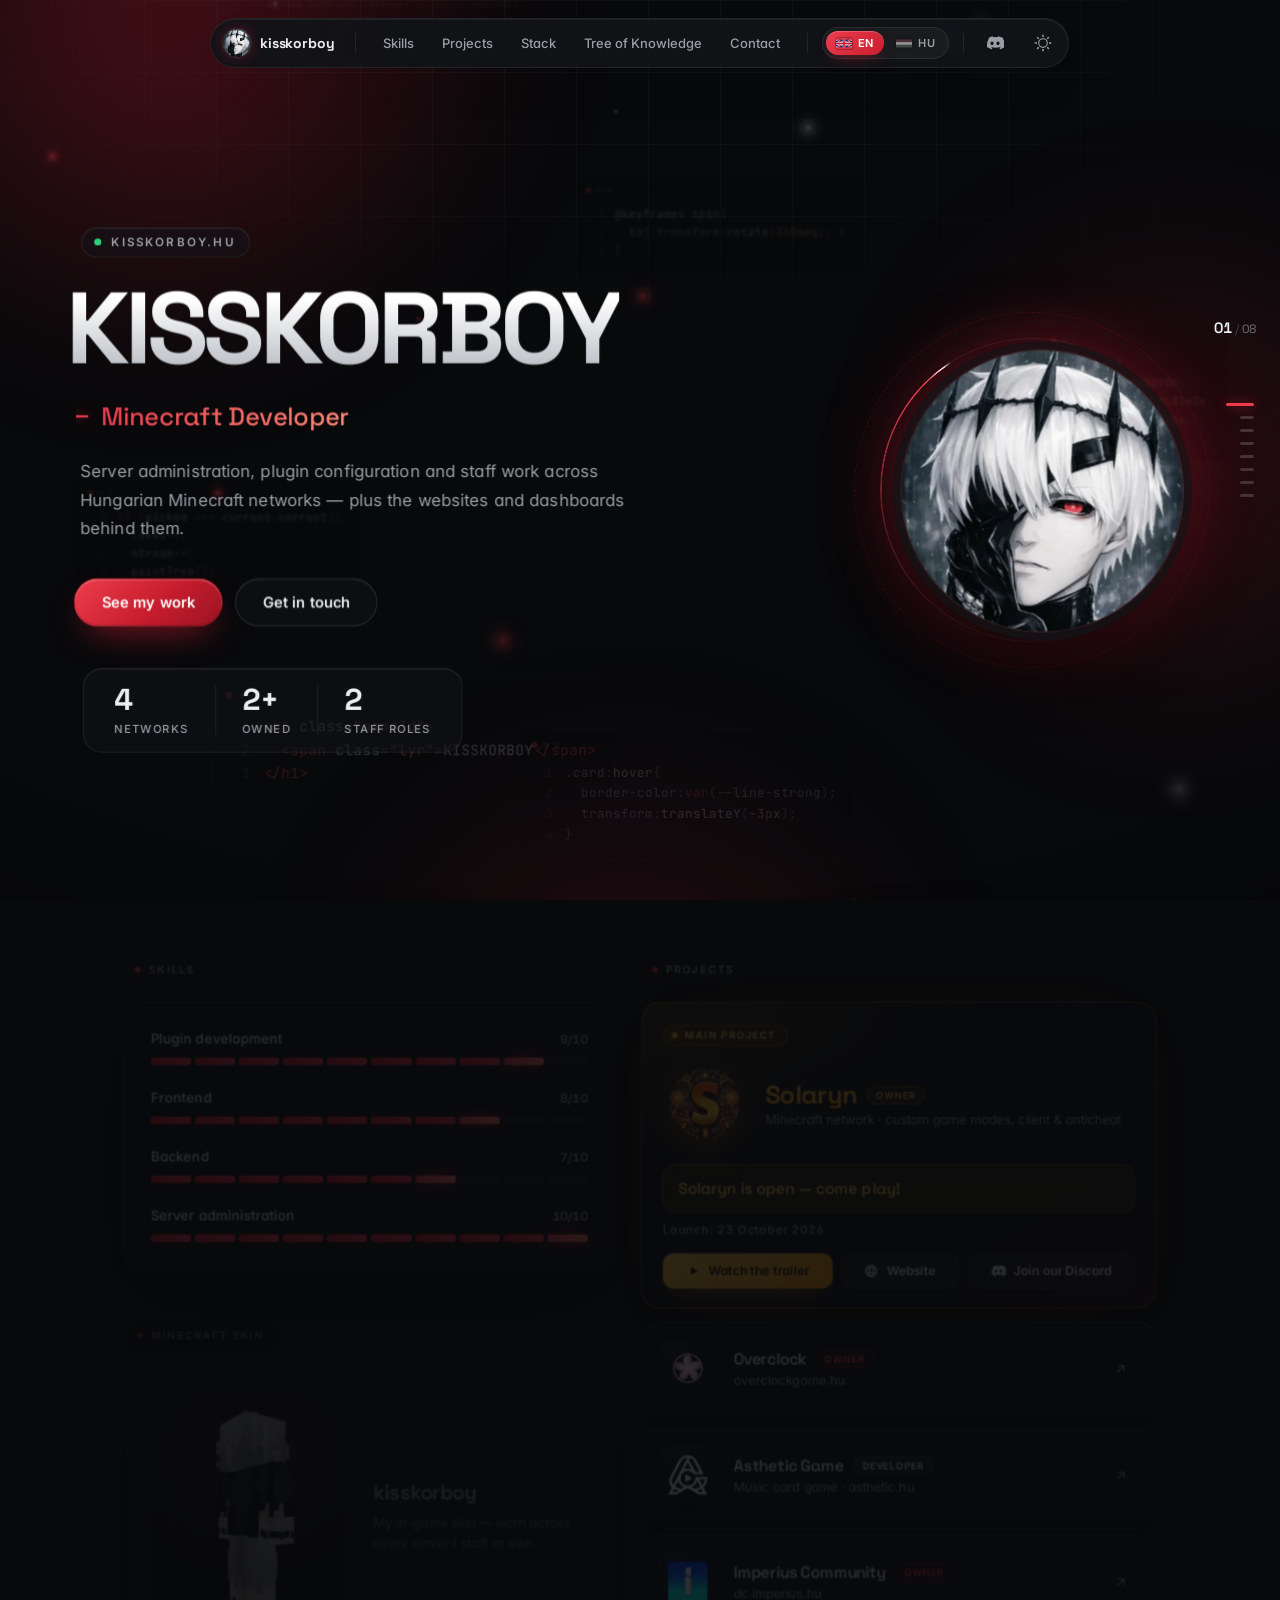
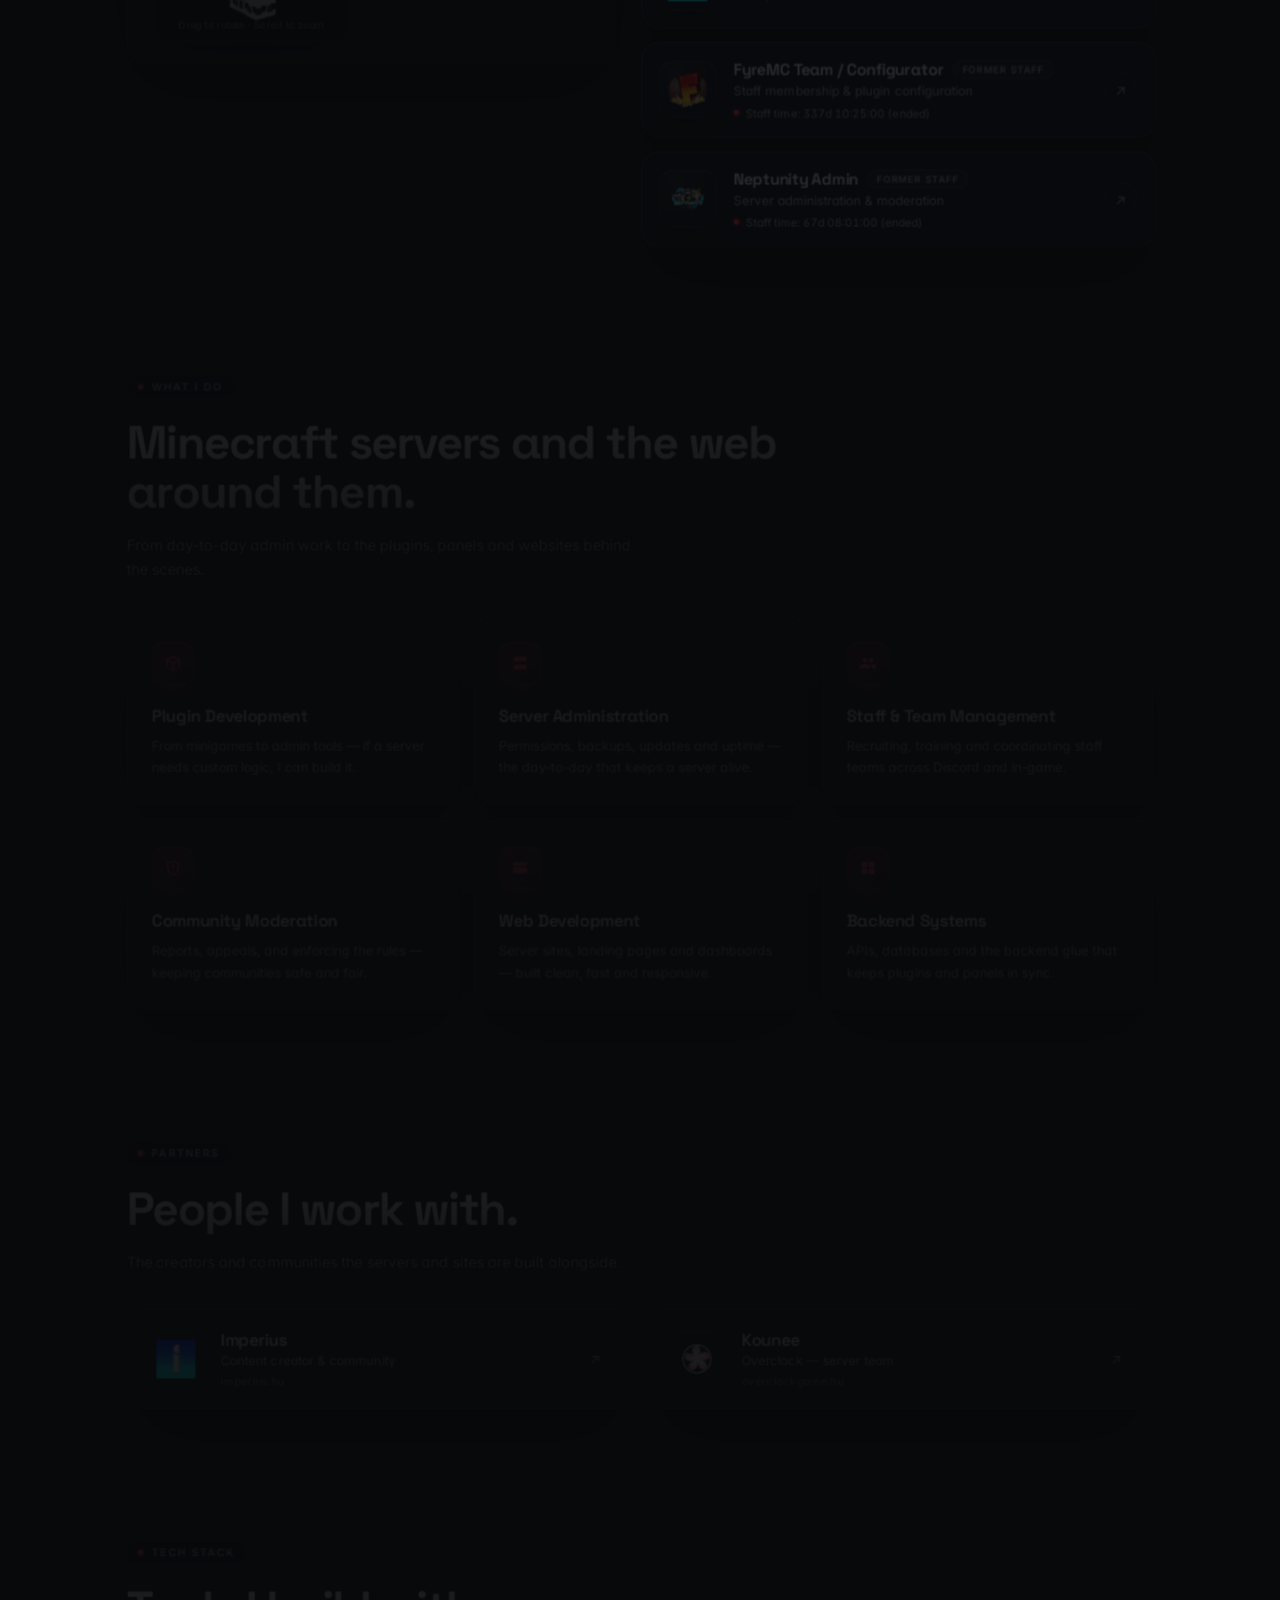
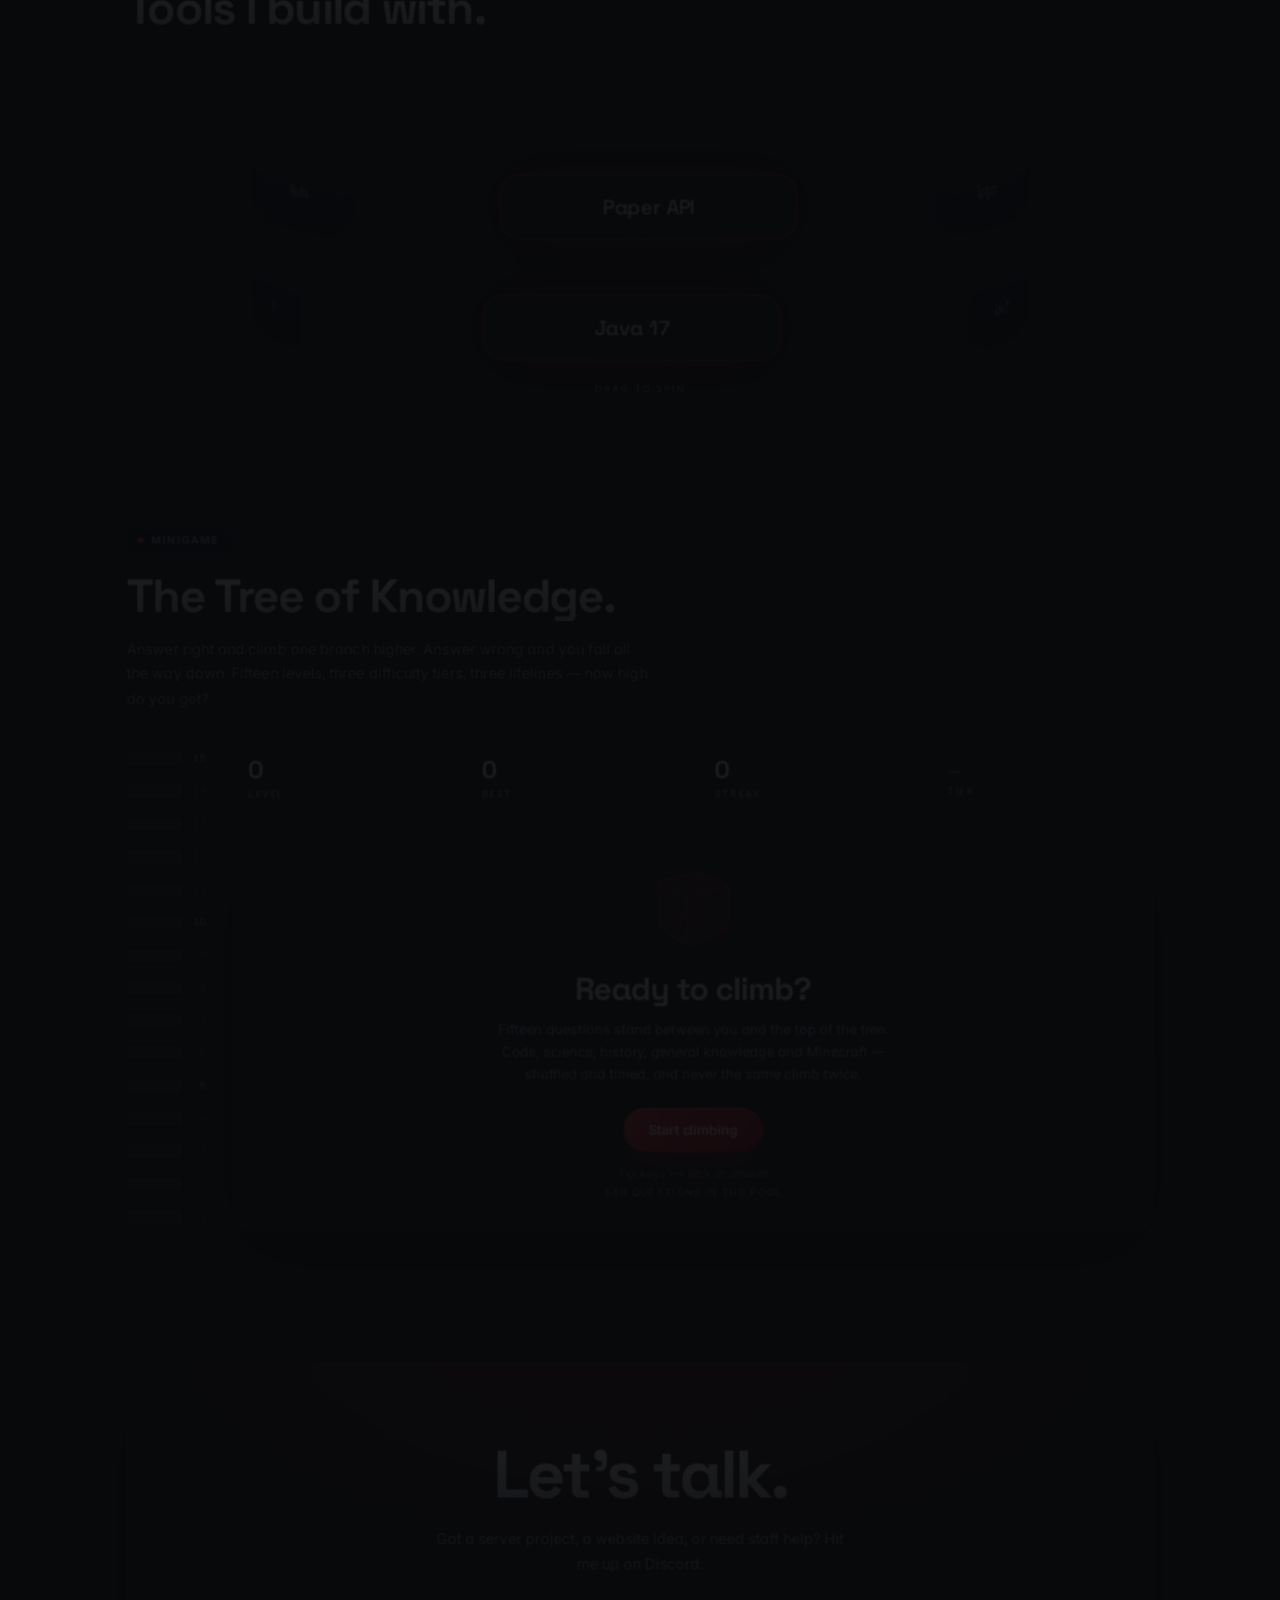
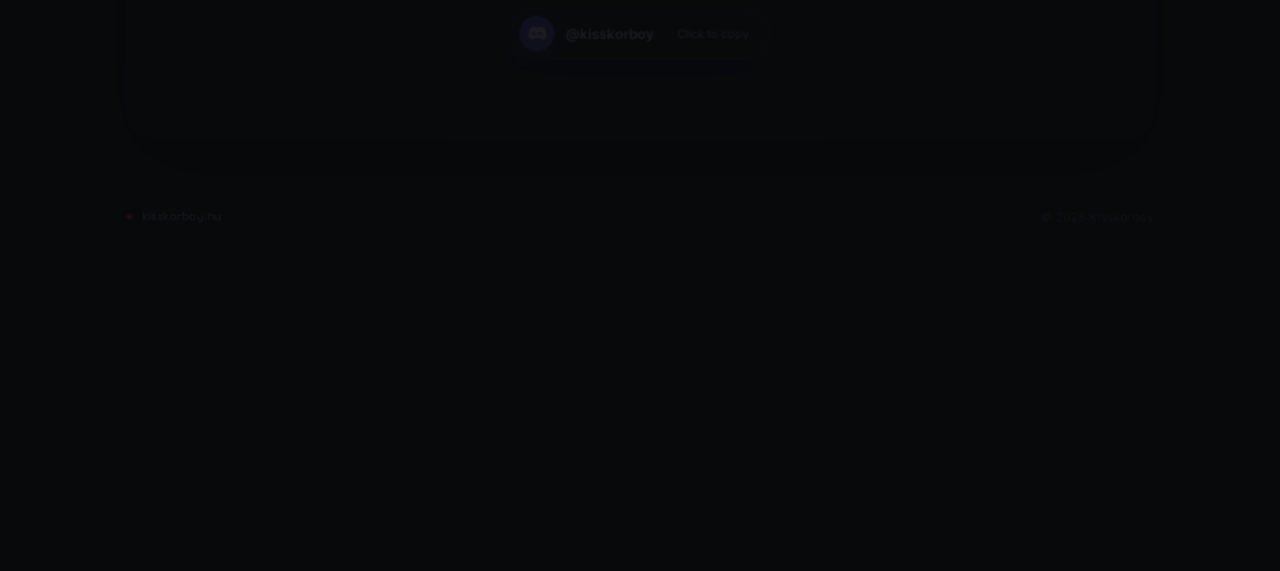
<file: index.html>
<!DOCTYPE html>
<html lang="en">
<head>
<meta charset="UTF-8">
<meta name="viewport" content="width=device-width, initial-scale=1.0">
<meta name="description" content="Kisskorboy — Minecraft server developer &amp; website developer. Plugin development, server administration, web development and staff work for Solaryn, Overclock, Asthetic Game, Imperius Community, FyreMC and Neptunity.">
<meta name="theme-color" content="#08090b">
<title>Kisskorboy | Minecraft &amp; Website Developer</title>
<link rel="canonical" href="https://kisskorboy.hu/">
<meta property="og:type" content="website">
<meta property="og:site_name" content="kisskorboy.hu">
<meta property="og:url" content="https://kisskorboy.hu/">
<meta property="og:title" content="Kisskorboy | Minecraft &amp; Website Developer">
<meta property="og:description" content="Minecraft server development, plugin work, server administration and websites — Solaryn, Overclock, Asthetic Game, Imperius Community, FyreMC and Neptunity.">
<meta property="og:image" content="https://kisskorboy.hu/og.jpg">
<meta name="twitter:card" content="summary_large_image">
<meta name="twitter:title" content="Kisskorboy | Minecraft &amp; Website Developer">
<meta name="twitter:description" content="Minecraft server development, plugin work, server administration and websites.">
<meta name="twitter:image" content="https://kisskorboy.hu/og.jpg">
<link rel="icon" type="image/png" sizes="64x64" href="assets/favicon.5b3233e4.png">
<link rel="apple-touch-icon" href="assets/favicon.5b3233e4.png">
<script type="application/ld+json">{"@context":"https://schema.org","@type":"Person","name":"Kisskorboy","url":"https://kisskorboy.hu/","jobTitle":"Minecraft server developer & website developer","knowsAbout":["Minecraft plugin development","Minecraft server administration","Web development","Backend systems","Community moderation"],"knowsLanguage":["hu","en"],"sameAs":["https://discord.com/users/kisskorboy","https://www.solaryn.hu","https://overclockgame.hu","https://asthetic.hu","https://dc.imperius.hu"]}</script>
<link rel="preconnect" href="https://fonts.googleapis.com">
<link rel="preconnect" href="https://fonts.gstatic.com" crossorigin>
<link rel="preload" as="image" href="assets/avatar.11ab9dbc.webp" fetchpriority="high">
<link href="https://fonts.googleapis.com/css2?family=Inter:wght@400;500;600;700&family=Space+Grotesk:wght@500;600;700&family=JetBrains+Mono:wght@400&display=swap" rel="stylesheet">
<script>(function(){var t="dark";try{var s=localStorage.getItem("kk-theme");if(s==="light"||s==="dark")t=s;}catch(e){}document.documentElement.setAttribute("data-theme",t);})();</script>
<style>
:root{--bg:#08090b;--bg-soft:#0e1014;--panel:#121418;--panel-rgb:18,20,24;--panel-border:rgba(255,255,255,.075);--line-strong:rgba(255,255,255,.12);--text:#eceef0;--text-rgb:236,238,240;--text-dim:#9a9fa6;--text-faint:#6b7078;--accent:#c81e2e;--accent-hi:#ec3d4e;--accent-soft:#7a1320;--accent-rgb:200,30,46;--track:#1a1c21;--font-display:'Space Grotesk','Inter',system-ui,sans-serif;--font-body:'Inter',system-ui,sans-serif;--shine:rgba(255,255,255,.06);--edge-top:rgba(255,255,255,.06);--grid-line:rgba(255,255,255,.035);--sheen-hi:rgba(255,255,255,.85);--heading:linear-gradient(180deg,#ffffff 20%,#b4b8bf 100%);--radius:20px;--ease:cubic-bezier(.16,1,.3,1)}[data-theme="light"]{--bg:#f4f2ee;--bg-soft:#ebe8e2;--panel:#ffffff;--panel-rgb:255,255,255;--panel-border:rgba(20,16,12,.09);--line-strong:rgba(20,16,12,.16);--text:#17181a;--text-rgb:23,24,26;--text-dim:#5f5d59;--text-faint:#8d8a84;--accent:#b3182a;--accent-hi:#b3182a;--accent-soft:#e7c9c9;--accent-rgb:179,24,42;--track:#e4e0d8;--shine:rgba(179,24,42,.05);--edge-top:rgba(255,255,255,.9);--grid-line:rgba(20,16,12,.045);--sheen-hi:rgba(179,24,42,.45);--heading:linear-gradient(180deg,#17181a 30%,#4a4b4f 100%)}*{box-sizing:border-box;margin:0;padding:0}html{scroll-behavior:smooth}#top,#skills,#projects,#what-i-do,#partners,#stack,#quiz,#contact{scroll-margin-top:110px}body{background:var(--bg);color:var(--text);font-family:var(--font-body);font-feature-settings:'cv11','ss01';-webkit-font-smoothing:antialiased;-moz-osx-font-smoothing:grayscale;min-height:100vh;position:relative;overflow-x:hidden;transition:background .4s ease,color .4s ease;-webkit-user-select:none;user-select:none}::selection{background:rgba(var(--accent-rgb),.35);color:#fff}:focus-visible{outline:2px solid var(--accent-hi);outline-offset:3px;border-radius:8px}#bgCanvas{position:fixed;inset:0;z-index:0;pointer-events:none;display:block}.aurora{position:fixed;inset:0;z-index:0;pointer-events:none;overflow:hidden}.aurora i{position:absolute;display:block;border-radius:50%;filter:blur(90px);will-change:transform}.aurora i:nth-child(1){width:62vw;height:62vw;left:-18vw;top:-30vw;background:radial-gradient(circle,rgba(var(--accent-rgb),.34),transparent 66%);animation:orb-a 26s ease-in-out infinite alternate}.aurora i:nth-child(2){width:48vw;height:48vw;right:-16vw;top:18vh;background:radial-gradient(circle,rgba(var(--accent-rgb),.20),transparent 66%);animation:orb-b 32s ease-in-out infinite alternate}.aurora i:nth-child(3){width:54vw;height:54vw;left:22vw;bottom:-38vw;background:radial-gradient(circle,rgba(122,19,32,.30),transparent 66%);animation:orb-c 38s ease-in-out infinite alternate}[data-theme="light"] .aurora i{opacity:.55}@keyframes orb-a{to{transform:translate3d(10vw,8vh,0) scale(1.12)}}@keyframes orb-b{to{transform:translate3d(-12vw,-6vh,0) scale(.9)}}@keyframes orb-c{to{transform:translate3d(-8vw,-10vh,0) scale(1.15)}}.bg-grid{position:fixed;inset:0;z-index:0;pointer-events:none;background:linear-gradient(var(--grid-line) 1px,transparent 1px) 0 0/72px 72px,linear-gradient(90deg,var(--grid-line) 1px,transparent 1px) 0 0/72px 72px;mask-image:radial-gradient(ellipse 80% 60% at 50% 0%,#000 20%,transparent 75%);-webkit-mask-image:radial-gradient(ellipse 80% 60% at 50% 0%,#000 20%,transparent 75%)}.cursor-glow{position:fixed;top:0;left:0;width:640px;height:640px;margin:-320px 0 0 -320px;border-radius:50%;z-index:1;pointer-events:none;background:radial-gradient(circle,rgba(var(--accent-rgb),.09),transparent 60%);opacity:0;transition:opacity .5s ease;will-change:transform}body.pointer-live .cursor-glow{opacity:1}.vignette{position:fixed;inset:0;z-index:1;pointer-events:none;background:radial-gradient(130% 100% at 50% 40%,transparent 60%,rgba(0,0,0,.5) 100%)}[data-theme="light"] .vignette{background:radial-gradient(130% 100% at 50% 40%,transparent 65%,rgba(90,80,70,.14) 100%)}.progress{position:fixed;top:0;left:0;right:0;height:2px;z-index:60;background:transparent}.progress i{display:block;height:100%;width:0%;background:linear-gradient(90deg,transparent,var(--accent) 40%,var(--accent-hi));box-shadow:0 0 12px rgba(var(--accent-rgb),.7)}.dots{position:fixed;right:26px;top:50%;transform:translateY(-50%);z-index:55;display:flex;flex-direction:column;gap:10px}.dots button{width:14px;height:3px;border-radius:3px;border:none;background:rgba(var(--text-rgb),.18);cursor:pointer;padding:0;position:relative;margin-left:auto;transition:width .35s var(--ease),background .25s ease}.dots button::before{content:'';position:absolute;inset:-6px -4px}.dots button::after{content:attr(data-label);position:absolute;right:calc(100% + 12px);top:50%;transform:translateY(-50%) translateX(6px);font-size:10px;font-weight:600;letter-spacing:.14em;color:var(--text-dim);white-space:nowrap;opacity:0;pointer-events:none;transition:opacity .2s ease,transform .2s ease}.dots button:hover::after{opacity:1;transform:translateY(-50%) translateX(0)}.dots button:hover{background:rgba(var(--text-rgb),.45)}.dots button.on{width:28px;background:var(--accent-hi);box-shadow:0 0 12px rgba(var(--accent-rgb),.7)}@media (max-width:900px){.dots{display:none}}.slide-counter{position:fixed;right:24px;top:calc(50% - 132px);z-index:55;display:flex;align-items:baseline;gap:3px;font-family:var(--font-display);font-variant-numeric:tabular-nums;color:var(--text-faint);pointer-events:none;user-select:none}.slide-counter b{font-size:15px;font-weight:600;color:var(--text)}.slide-counter i{font-size:12px;font-style:normal;opacity:.5}.slide-counter span{font-size:12px}@media (max-width:900px){.slide-counter{display:none}}body.js-on [data-stagger]>*{opacity:0;transition:opacity .7s var(--ease)}body.js-on [data-stagger].in>*{opacity:1}body.js-on [data-stagger]>*:nth-child(1){transition-delay:.00s}body.js-on [data-stagger]>*:nth-child(2){transition-delay:.08s}body.js-on [data-stagger]>*:nth-child(3){transition-delay:.16s}body.js-on [data-stagger]>*:nth-child(4){transition-delay:.24s}body.js-on [data-stagger]>*:nth-child(5){transition-delay:.32s}body.js-on [data-stagger]>*:nth-child(6){transition-delay:.40s}.topbar{position:fixed;top:18px;left:0;right:0;display:flex;justify-content:center;align-items:center;z-index:50;pointer-events:none;perspective:800px;padding:0 16px}.pill{pointer-events:auto;display:flex;align-items:center;gap:14px;background:rgba(var(--panel-rgb),.62);backdrop-filter:blur(18px) saturate(160%);-webkit-backdrop-filter:blur(18px) saturate(160%);border:1px solid var(--panel-border);border-radius:999px;padding:7px 8px 7px 8px;box-shadow:0 20px 50px -24px rgba(0,0,0,.9),inset 0 1px 0 var(--edge-top);transform-style:preserve-3d;transition:transform .5s var(--ease),box-shadow .4s ease;will-change:transform}.pill-brand{display:flex;align-items:center;gap:9px;padding:0 6px 0 4px;text-decoration:none;color:var(--text);font-family:var(--font-display);font-weight:700;font-size:14px;letter-spacing:-.01em;white-space:nowrap}.pill-brand img{width:28px;height:28px;border-radius:50%;display:block;box-shadow:0 0 0 1px var(--panel-border),0 0 16px -4px rgba(var(--accent-rgb),.8)}.pill-nav{display:flex;align-items:center;gap:2px}.pill-nav a{color:var(--text-dim);font-size:13px;font-weight:500;text-decoration:none;padding:8px 13px;border-radius:999px;transition:color .2s ease,background .2s ease;white-space:nowrap}.pill-nav a:hover{color:var(--text);background:rgba(var(--text-rgb),.06)}.pill-nav a.on{color:var(--text);background:rgba(var(--text-rgb),.08);box-shadow:inset 0 0 0 1px var(--panel-border)}.pill-divider{width:1px;height:20px;background:var(--panel-border)}.pill a.icon,.theme-btn{color:var(--text-dim);display:flex;align-items:center;justify-content:center;width:34px;height:34px;border-radius:50%;transition:color .2s ease,background .2s ease;cursor:pointer;background:none;border:none}.pill a.icon:hover,.theme-btn:hover{color:var(--text);background:rgba(var(--text-rgb),.07)}.pill svg{width:18px;height:18px}.lang{display:flex;align-items:center;gap:2px;background:rgba(var(--text-rgb),.04);border:1px solid var(--panel-border);border-radius:999px;padding:3px}.lang button{display:flex;align-items:center;gap:6px;border:none;background:none;cursor:pointer;padding:5px 10px;border-radius:999px;font-family:var(--font-body);font-size:11px;font-weight:600;letter-spacing:.06em;color:var(--text-dim);transition:color .25s ease,background .25s ease}.lang button svg{width:16px;height:11px;border-radius:2px;display:block;box-shadow:0 0 0 1px rgba(0,0,0,.25);filter:saturate(.3) opacity(.55);transition:filter .25s ease}.lang button:hover{color:var(--text)}.lang button:hover svg{filter:none}.lang button.on{color:#fff;background:linear-gradient(135deg,var(--accent-hi),var(--accent));box-shadow:0 6px 16px -8px rgba(var(--accent-rgb),.9),inset 0 1px 0 rgba(255,255,255,.2)}.lang button.on svg{filter:none}.scene{position:relative;z-index:2;perspective:1600px;perspective-origin:50% 50vh}.deck{overflow-anchor:none;max-width:1160px;margin:0 auto;padding:130px 28px 60px;transform-style:preserve-3d;transition:transform .8s var(--ease);will-change:transform}[data-depth]{--p:1;transform-style:preserve-3d;transform:translate3d(0,calc((1 - var(--p)) * 56px),calc((1 - var(--p)) * -120px));opacity:calc(.08 + var(--p) * .92)}.hero{display:flex;align-items:center;justify-content:space-between;gap:64px;min-height:min(720px,calc(100vh - 170px));margin-bottom:90px;transform-style:preserve-3d}.hero-text{flex:1;min-width:0;transform-style:preserve-3d;max-width:640px}.avatar-stage{order:2}.hero-eyebrow{display:inline-flex;align-items:center;gap:10px;padding:7px 14px 7px 12px;border-radius:999px;border:1px solid var(--panel-border);background:rgba(var(--panel-rgb),.55);box-shadow:inset 0 1px 0 var(--edge-top);color:var(--text-dim);font-size:11.5px;font-weight:600;letter-spacing:.18em;margin-bottom:26px;transform:translateZ(20px)}.hero-eyebrow .dash{display:none}.hero-eyebrow .live{width:7px;height:7px;border-radius:50%;background:#2fd07a;animation:pulse 2.4s ease-out infinite}@keyframes pulse{0%{box-shadow:0 0 0 0 rgba(47,208,122,.55)}70%{box-shadow:0 0 0 9px rgba(47,208,122,0)}100%{box-shadow:0 0 0 0 rgba(47,208,122,0)}}.name3d{position:relative;font-family:var(--font-display);font-weight:700;font-size:clamp(40px,8vw,98px);line-height:.95;letter-spacing:-.045em;transform-style:preserve-3d;transform:translateZ(50px);display:inline-block;margin-left:-.04em}.name3d .lyr{display:block;position:relative;background:var(--heading);-webkit-background-clip:text;background-clip:text;color:transparent}.name3d .depth{display:none}.name3d .glow{position:absolute;top:0;left:0;display:block;color:transparent;background:linear-gradient(100deg,transparent 30%,var(--sheen-hi) 48%,transparent 62%);-webkit-background-clip:text;background-clip:text;background-size:280% 100%;animation:sheen 7s ease-in-out infinite;pointer-events:none;white-space:nowrap;opacity:.55}@keyframes sheen{0%,60%{background-position:190% 0}100%{background-position:-90% 0}}.roles{height:40px;margin-top:18px;overflow:hidden;transform:translateZ(34px)}.roles-stage{height:40px;perspective:620px}.roles-inner{position:relative;transform-style:preserve-3d;transition:transform .85s var(--ease);height:40px}.role-face{position:absolute;inset:0;display:flex;align-items:center;gap:12px;font-family:var(--font-display);font-size:clamp(19px,2.3vw,24px);font-weight:500;letter-spacing:-.01em;color:var(--text);backface-visibility:hidden}.role-face span:last-child{background:linear-gradient(90deg,var(--accent-hi),#ff8a7a);-webkit-background-clip:text;background-clip:text;color:transparent}[data-theme="light"] .role-face span:last-child{background:linear-gradient(90deg,var(--accent),#d4462f);-webkit-background-clip:text;background-clip:text}.role-face .sq{width:22px;height:2px;border-radius:2px;background:var(--accent-hi);box-shadow:0 0 12px rgba(var(--accent-rgb),.9);flex-shrink:0}.role-face.f1{transform:rotateX(0deg) translateZ(20px)}.role-face.f2{transform:rotateX(-90deg) translateZ(20px)}.roles-inner.flip{transform:rotateX(90deg)}.tagline{font-size:16.5px;color:var(--text-dim);margin-top:20px;max-width:540px;line-height:1.7;transform:translateZ(22px)}.hero-actions{display:flex;gap:12px;margin-top:34px;flex-wrap:wrap;transform:translateZ(40px)}.btn{display:inline-flex;align-items:center;justify-content:center;gap:8px;padding:14px 26px;border-radius:999px;font-family:var(--font-body);font-size:14.5px;font-weight:600;letter-spacing:-.005em;text-decoration:none;border:1px solid transparent;cursor:pointer;position:relative;transform-style:preserve-3d;transition:transform .35s var(--ease),border-color .25s ease,box-shadow .35s ease,color .25s ease,background .25s ease}.btn-primary{background:linear-gradient(135deg,var(--accent-hi),var(--accent) 55%,#9c1422);color:#fff;box-shadow:0 14px 34px -14px rgba(var(--accent-rgb),.95),inset 0 1px 0 rgba(255,255,255,.28),inset 0 -1px 0 rgba(0,0,0,.2)}.btn-primary:hover{transform:translateY(-2px);box-shadow:0 22px 44px -16px rgba(var(--accent-rgb),1),inset 0 1px 0 rgba(255,255,255,.3)}.btn-ghost{background:rgba(var(--panel-rgb),.55);border-color:var(--line-strong);color:var(--text);box-shadow:inset 0 1px 0 var(--edge-top)}.btn-ghost:hover{border-color:rgba(var(--accent-rgb),.6);background:rgba(var(--accent-rgb),.08);transform:translateY(-2px)}.btn:active{transform:translateY(0) scale(.98)}.btn:disabled{cursor:default}.hero-stats{display:inline-flex;margin-top:44px;padding:16px 4px;border-radius:18px;border:1px solid var(--panel-border);background:rgba(var(--panel-rgb),.5);box-shadow:inset 0 1px 0 var(--edge-top);transform:translateZ(14px)}.stat{min-width:0;padding:0 26px}.stat + .stat{border-left:1px solid var(--panel-border)}.stat b{display:block;font-family:var(--font-display);font-size:30px;font-weight:700;letter-spacing:-.03em;color:var(--text);line-height:1;font-variant-numeric:tabular-nums}.stat span{display:block;margin-top:6px;font-size:11px;font-weight:500;letter-spacing:.12em;color:var(--text-dim);text-transform:uppercase}.avatar-stage{position:relative;width:320px;height:320px;flex-shrink:0;transform-style:preserve-3d}.avatar-stage::before{content:'';position:absolute;inset:-14%;border-radius:50%;background:radial-gradient(circle,rgba(var(--accent-rgb),.42),transparent 62%);filter:blur(30px);pointer-events:none}.avatar-frame{position:absolute;inset:22px;border-radius:50%;overflow:hidden;border:1px solid var(--line-strong);box-shadow:0 0 0 8px rgba(var(--panel-rgb),.7),0 40px 80px -30px rgba(0,0,0,.95),0 0 90px -20px rgba(var(--accent-rgb),.7);transform:translateZ(40px);transition:transform .6s var(--ease)}.avatar-frame img{width:100%;height:100%;object-fit:cover;display:block}.avatar-ring{position:absolute;border-radius:50%;pointer-events:none}.avatar-ring.r1{inset:8px;background:conic-gradient(from 0deg,transparent 0 55%,rgba(var(--accent-rgb),.25) 70%,var(--accent-hi) 88%,#fff 90%,transparent 91%);-webkit-mask:radial-gradient(farthest-side,transparent calc(100% - 2px),#000 calc(100% - 1.5px));mask:radial-gradient(farthest-side,transparent calc(100% - 2px),#000 calc(100% - 1.5px));animation:spin 6s linear infinite}.avatar-ring.r2{inset:8px;border:1px solid rgba(var(--text-rgb),.08)}.avatar-ring.r3{inset:-18px;border:1px dashed rgba(var(--accent-rgb),.22);animation:spin 80s linear infinite reverse}@keyframes spin{to{transform:rotate(360deg)}}.card{background:linear-gradient(180deg,rgba(var(--panel-rgb),.94),rgba(var(--panel-rgb),.86));border:1px solid var(--panel-border);border-radius:var(--radius);position:relative;transform-style:preserve-3d;box-shadow:0 30px 60px -40px rgba(0,0,0,.95),inset 0 1px 0 var(--edge-top);transition:transform .5s var(--ease),border-color .3s ease,box-shadow .5s ease,background .3s ease}[data-theme="light"] .card{box-shadow:0 24px 50px -36px rgba(60,40,30,.35),inset 0 1px 0 var(--edge-top)}.card::after{content:'';position:absolute;inset:0;border-radius:inherit;pointer-events:none;opacity:0;transition:opacity .35s ease;background:radial-gradient(380px circle at var(--mx,50%) var(--my,50%),var(--shine),transparent 65%)}.card:hover::after{opacity:1}.card:hover{border-color:var(--line-strong)}.proj-card::before,.partner-card::before,.do-card::before{content:'';position:absolute;inset:-1px;border-radius:inherit;padding:1px;background:linear-gradient(135deg,rgba(var(--accent-rgb),.95),rgba(var(--accent-rgb),.1) 45%,rgba(var(--text-rgb),.14));-webkit-mask:linear-gradient(#000 0 0) content-box,linear-gradient(#000 0 0);-webkit-mask-composite:xor;mask:linear-gradient(#000 0 0) content-box exclude,linear-gradient(#000 0 0);opacity:0;transition:opacity .35s ease;pointer-events:none}.proj-card:hover::before,.partner-card:hover::before,.do-card:hover::before{opacity:1}.proj-card:hover,.partner-card:hover,.do-card:hover{border-color:transparent;box-shadow:0 40px 70px -40px rgba(0,0,0,1),0 0 60px -30px rgba(var(--accent-rgb),.8),inset 0 1px 0 var(--edge-top)}.grid{display:grid;grid-template-columns:1fr 1.05fr;gap:28px;transform-style:preserve-3d}.col{display:flex;flex-direction:column;gap:56px;transform-style:preserve-3d}.section-label{display:inline-flex;align-items:center;gap:9px;padding:6px 13px 6px 11px;margin-bottom:20px;border-radius:999px;border:1px solid var(--panel-border);background:rgba(var(--panel-rgb),.55);box-shadow:inset 0 1px 0 var(--edge-top);color:var(--text-dim);font-size:11px;font-weight:600;letter-spacing:.18em;transform:translateZ(18px)}.section-label .dash{width:6px;height:6px;border-radius:50%;background:var(--accent-hi);box-shadow:0 0 10px rgba(var(--accent-rgb),.9)}.skill-card{padding:30px 28px}.skill{margin-bottom:26px;transform-style:preserve-3d}.skill:last-child{margin-bottom:0}.skill-top{display:flex;justify-content:space-between;align-items:baseline;font-size:14.5px;font-weight:500;margin-bottom:11px;transform:translateZ(16px)}.skill-top span:first-child{color:var(--text)}.skill-top span:last-child{color:var(--text-dim);font-family:var(--font-display);font-size:13px;font-weight:600;font-variant-numeric:tabular-nums}.bar-track{display:flex;gap:4px;height:8px;transform:translateZ(8px)}.bar-track i{flex:1 1 0;border-radius:3px;background:var(--track);transform-origin:50% 100%;transition:opacity .45s cubic-bezier(.2,.9,.3,1),transform .45s cubic-bezier(.2,.9,.3,1)}.bar-track i.on{background:linear-gradient(90deg,var(--accent),var(--accent-hi));box-shadow:0 0 10px -3px rgba(var(--accent-rgb),.9)}.bar-track i.on:last-of-type,.bar-track i.on:has(+ i:not(.on)){background:linear-gradient(90deg,var(--accent-hi),#ff7a6e);box-shadow:0 0 16px 0 rgba(var(--accent-rgb),.95)}.skill-card.js-bars .bar-track i.on{opacity:0;transform:scaleY(.2)}.skill-card.js-bars.bars-in .bar-track i.on{opacity:1;transform:scaleY(1)}.skill-card.js-bars.bars-in .bar-track i.on{transition-delay:calc(var(--row,0) * 90ms + var(--seg,0) * 42ms)}.bar-track i:nth-child(1){--seg:0}.bar-track i:nth-child(2){--seg:1}.bar-track i:nth-child(3){--seg:2}.bar-track i:nth-child(4){--seg:3}.bar-track i:nth-child(5){--seg:4}.bar-track i:nth-child(6){--seg:5}.bar-track i:nth-child(7){--seg:6}.bar-track i:nth-child(8){--seg:7}.bar-track i:nth-child(9){--seg:8}.bar-track i:nth-child(10){--seg:9}.skin-card{padding:24px 28px;display:flex;align-items:center;gap:26px}.skin-viewer-wrap{position:relative;width:210px;height:270px;flex-shrink:0;border-radius:16px;background:radial-gradient(circle at 50% 30%,rgba(var(--accent-rgb),.22),transparent 60%),linear-gradient(180deg,var(--bg-soft),var(--bg));border:1px solid var(--panel-border);overflow:hidden;cursor:grab;touch-action:none;transform:translateZ(30px);box-shadow:0 24px 44px -26px rgba(0,0,0,1),inset 0 1px 0 var(--edge-top)}.skin-viewer-wrap:active{cursor:grabbing}.skin-viewer-wrap canvas{display:block;width:100%;height:100%}.skin-hint{position:absolute;bottom:10px;left:0;right:0;text-align:center;font-size:10.5px;color:var(--text-dim);letter-spacing:.03em;pointer-events:none;opacity:.85}.skin-body{flex:1;min-width:0}.skin-title{font-family:var(--font-display);font-size:22px;font-weight:700;letter-spacing:-.02em;margin-bottom:8px;transform:translateZ(14px)}.skin-sub{font-size:14px;color:var(--text-dim);line-height:1.6}.proj-main{--sol:#f59e0b;--sol-hi:#ffc04d;--sol-rgb:245,158,11;--sol-ink:#1c1102;margin-bottom:14px;padding:22px 22px 20px;color:var(--text);border-color:rgba(var(--sol-rgb),.28);background:radial-gradient(120% 90% at 0% 0%,rgba(var(--sol-rgb),.16),transparent 55%),radial-gradient(80% 70% at 100% 100%,rgba(var(--accent-rgb),.10),transparent 60%),linear-gradient(180deg,rgba(var(--panel-rgb),.96),rgba(var(--panel-rgb),.88));box-shadow:0 30px 60px -40px rgba(0,0,0,.95),0 0 70px -40px rgba(var(--sol-rgb),.9),inset 0 1px 0 var(--edge-top)}[data-theme="light"] .proj-main{--sol:#d97706;--sol-hi:#b45309;--sol-rgb:217,119,6;--sol-ink:#fff;box-shadow:0 24px 50px -36px rgba(60,40,30,.35),0 0 60px -40px rgba(var(--sol-rgb),.7),inset 0 1px 0 var(--edge-top)}.proj-main:hover{border-color:rgba(var(--sol-rgb),.5)}.pm-flag{display:inline-flex;align-items:center;gap:8px;font-size:10.5px;font-weight:700;letter-spacing:.14em;text-transform:uppercase;color:var(--sol-hi);padding:4px 11px 4px 9px;border-radius:999px;border:1px solid rgba(var(--sol-rgb),.4);background:rgba(var(--sol-rgb),.1);transform:translateZ(18px)}.pm-flag i{width:6px;height:6px;border-radius:50%;background:var(--sol-hi);box-shadow:0 0 10px rgba(var(--sol-rgb),1);animation:pm-pulse 2.4s ease-in-out infinite}@keyframes pm-pulse{50%{opacity:.35}}.pm-head{display:flex;align-items:center;gap:18px;margin-top:16px}.pm-logo{width:92px;height:92px;flex-shrink:0;transform:translateZ(36px);transition:transform .5s var(--ease)}.pm-logo img{width:100%;height:100%;display:block;filter:drop-shadow(0 10px 18px rgba(var(--sol-rgb),.35));animation:pm-float 6s ease-in-out infinite}@keyframes pm-float{50%{transform:translateY(-4px) rotate(-2deg)}}.proj-main:hover .pm-logo{transform:translateZ(52px) scale(1.04)}.pm-id{flex:1;min-width:0;transform:translateZ(18px)}.pm-title{font-family:var(--font-display);font-size:27px;font-weight:700;letter-spacing:-.025em;line-height:1.1;background:linear-gradient(180deg,var(--sol-hi),var(--sol));-webkit-background-clip:text;background-clip:text;color:transparent}.status-badge.pm-badge{color:var(--sol-hi);border-color:rgba(var(--sol-rgb),.45);background:rgba(var(--sol-rgb),.1)}.pm-count{margin-top:18px;transform:translateZ(12px)}.pm-count-label,.pm-date{font-size:11px;font-weight:600;letter-spacing:.12em;text-transform:uppercase;color:var(--text-faint)}.pm-date{margin-top:10px;letter-spacing:.06em;text-transform:none;font-weight:500;font-size:12.5px;color:var(--text-dim)}.pm-units{display:grid;grid-template-columns:repeat(4,1fr);gap:8px;margin-top:9px}.pm-unit{padding:11px 6px 9px;border-radius:14px;text-align:center;border:1px solid rgba(var(--sol-rgb),.2);background:linear-gradient(180deg,rgba(var(--sol-rgb),.09),rgba(var(--sol-rgb),.02));box-shadow:inset 0 1px 0 var(--edge-top)}.pm-unit b{display:block;font-family:var(--font-display);font-size:28px;font-weight:700;line-height:1;letter-spacing:-.02em;font-variant-numeric:tabular-nums;color:var(--text)}.pm-unit span{display:block;margin-top:6px;font-size:10px;font-weight:600;letter-spacing:.1em;text-transform:uppercase;color:var(--text-dim)}.pm-open{display:none;margin-top:9px;padding:14px 16px;border-radius:14px;font-family:var(--font-display);font-size:17px;font-weight:600;color:var(--sol-hi);border:1px solid rgba(var(--sol-rgb),.4);background:rgba(var(--sol-rgb),.1)}.pm-count.is-open .pm-units,.pm-count.is-open .pm-count-label{display:none}.pm-count.is-open .pm-open{display:block}.pm-actions{display:flex;flex-wrap:wrap;gap:9px;margin-top:18px;transform:translateZ(20px)}.pm-btn{flex:1 1 auto;display:inline-flex;align-items:center;justify-content:center;gap:8px;padding:10px 15px;border-radius:12px;font-size:13.5px;font-weight:600;text-decoration:none;color:var(--text);border:1px solid var(--line-strong);background:rgba(var(--text-rgb),.04);transition:transform .3s var(--ease),border-color .3s ease,background .3s ease,box-shadow .3s ease}.pm-btn svg{width:16px;height:16px;flex-shrink:0}.pm-btn:hover{transform:translateY(-2px);border-color:rgba(var(--sol-rgb),.55);background:rgba(var(--sol-rgb),.1)}.pm-btn-main{color:var(--sol-ink);border-color:transparent;background:linear-gradient(135deg,var(--sol-hi),var(--sol));box-shadow:0 12px 26px -14px rgba(var(--sol-rgb),1),inset 0 1px 0 rgba(255,255,255,.3)}.pm-btn-main:hover{border-color:transparent;background:linear-gradient(135deg,var(--sol-hi),var(--sol));box-shadow:0 18px 34px -14px rgba(var(--sol-rgb),1),inset 0 1px 0 rgba(255,255,255,.35)}.pm-btn-dc:hover{border-color:rgba(88,101,242,.6);background:rgba(88,101,242,.12)}.proj-list{display:flex;flex-direction:column;gap:14px;transform-style:preserve-3d}.proj-card{padding:18px 20px 18px 18px;display:flex;align-items:center;gap:18px;text-decoration:none;color:var(--text)}.proj-card:hover{transform:translateY(-3px)}.proj-thumb{width:62px;height:62px;border-radius:16px;background:radial-gradient(circle at 30% 20%,rgba(var(--text-rgb),.06),transparent 70%),var(--bg-soft);display:flex;align-items:center;justify-content:center;flex-shrink:0;overflow:hidden;border:1px solid var(--panel-border);transform:translateZ(24px);transition:transform .5s var(--ease),border-color .3s ease;box-shadow:0 10px 22px -12px rgba(0,0,0,.9),inset 0 1px 0 var(--edge-top)}.proj-card:hover .proj-thumb{transform:translateZ(40px) scale(1.05);border-color:rgba(var(--accent-rgb),.45)}.proj-thumb img{width:100%;height:100%;object-fit:contain;padding:9px}[data-theme="light"] .proj-thumb img.mono{filter:invert(1) brightness(.35)}.proj-body{flex:1;min-width:0;transform:translateZ(14px)}.proj-title-row{display:flex;align-items:center;gap:10px;flex-wrap:wrap}.proj-title{font-family:var(--font-display);font-size:17px;font-weight:600;letter-spacing:-.015em}.status-badge{font-size:10px;font-weight:600;letter-spacing:.08em;text-transform:uppercase;padding:3px 9px;border-radius:999px;border:1px solid var(--panel-border);background:rgba(var(--text-rgb),.03);color:var(--text-dim);white-space:nowrap}.status-badge.active{color:var(--accent-hi);border-color:rgba(var(--accent-rgb),.45);background:rgba(var(--accent-rgb),.1)}.status-badge.dev{color:var(--text);border-color:var(--line-strong);background:rgba(var(--text-rgb),.06)}.proj-sub{font-size:13.5px;color:var(--text-dim);margin-top:4px}.proj-meta{display:inline-flex;align-items:center;gap:7px;font-size:12px;color:var(--text-dim);margin-top:8px;font-variant-numeric:tabular-nums}.proj-meta::before{content:'';width:6px;height:6px;border-radius:50%;background:var(--accent-hi);box-shadow:0 0 8px rgba(var(--accent-rgb),.8)}.arrow{width:34px;height:34px;flex-shrink:0;display:flex;align-items:center;justify-content:center;border-radius:50%;border:1px solid var(--panel-border);color:var(--text-dim);font-size:15px;transform:translateZ(20px);transition:transform .4s var(--ease),color .3s ease,background .3s ease,border-color .3s ease}.proj-card:hover .arrow,.partner-card:hover .arrow{color:#fff;background:var(--accent);border-color:var(--accent);transform:translateZ(30px) rotate(0deg) scale(1.05)}.section{margin-top:140px;transform-style:preserve-3d}.section-head{margin-bottom:36px;transform-style:preserve-3d}.section-head h2{font-family:var(--font-display);font-size:clamp(30px,4.4vw,50px);font-weight:700;line-height:1.06;letter-spacing:-.035em;max-width:760px;transform:translateZ(30px);background:var(--heading);-webkit-background-clip:text;background-clip:text;color:transparent;padding-bottom:.06em}.section-head p{color:var(--text-dim);font-size:16px;line-height:1.65;margin-top:14px;max-width:560px;transform:translateZ(16px)}.do-grid{display:grid;grid-template-columns:repeat(3,1fr);gap:16px;transform-style:preserve-3d}.do-card{padding:28px 26px}.do-card:hover{transform:translateY(-4px)}.do-card .ico{width:46px;height:46px;border-radius:14px;background:linear-gradient(145deg,rgba(var(--accent-rgb),.28),rgba(var(--accent-rgb),.06));border:1px solid rgba(var(--accent-rgb),.3);color:var(--accent-hi);display:flex;align-items:center;justify-content:center;margin-bottom:22px;transform:translateZ(26px);transition:transform .5s var(--ease),box-shadow .4s ease;box-shadow:0 12px 24px -14px rgba(var(--accent-rgb),.9),inset 0 1px 0 rgba(255,255,255,.12)}.do-card:hover .ico{transform:translateZ(40px) scale(1.06);box-shadow:0 16px 30px -12px rgba(var(--accent-rgb),1),inset 0 1px 0 rgba(255,255,255,.14)}.do-card .ico svg{width:20px;height:20px}.do-card h3{font-family:var(--font-display);font-size:18px;font-weight:600;letter-spacing:-.02em;margin-bottom:9px;transform:translateZ(16px)}.do-card p{font-size:14px;color:var(--text-dim);line-height:1.65;transform:translateZ(8px)}.partner-grid{display:grid;grid-template-columns:repeat(auto-fit,minmax(280px,1fr));gap:16px;transform-style:preserve-3d}.partner-card{display:flex;align-items:center;gap:18px;padding:22px;text-decoration:none;color:inherit}.partner-card:hover{transform:translateY(-3px)}.partner-logo{width:60px;height:60px;flex:none;border-radius:16px;overflow:hidden;background:var(--bg-soft);border:1px solid var(--panel-border);display:flex;align-items:center;justify-content:center;box-shadow:inset 0 1px 0 var(--edge-top);transition:transform .45s var(--ease),border-color .3s ease}.partner-card:hover .partner-logo{transform:translateZ(40px) scale(1.05);border-color:rgba(var(--accent-rgb),.5)}.partner-logo img{width:100%;height:100%;object-fit:contain;padding:8px}.partner-body{flex:1;min-width:0;transform:translateZ(14px)}.partner-name{font-family:var(--font-display);font-size:18px;font-weight:600;letter-spacing:-.02em}.partner-role{font-size:13.5px;color:var(--text-dim);margin-top:3px}.partner-site{font-size:12px;color:var(--text-faint);margin-top:6px;letter-spacing:.02em;transition:color .25s ease}.partner-card:hover .partner-site{color:var(--accent-hi)}.ring-stage{height:352px;display:flex;flex-direction:column;gap:6px;align-items:center;justify-content:center;position:relative;cursor:grab;touch-action:pan-y;mask-image:linear-gradient(90deg,transparent,#000 14%,#000 86%,transparent);-webkit-mask-image:linear-gradient(90deg,transparent,#000 14%,#000 86%,transparent)}.ring-stage.dragging{cursor:grabbing}.ring-lane{width:100%;height:124px;perspective:1200px;display:flex;align-items:center;justify-content:center}.ring{position:relative;width:220px;height:52px;transform-style:preserve-3d;transform:rotateX(-8deg)}.chip{position:absolute;top:0;left:0;width:220px;padding:14px 0;text-align:center;border-radius:16px;border:1px solid var(--panel-border);background:linear-gradient(180deg,rgba(var(--panel-rgb),.96),rgba(var(--panel-rgb),.7));color:var(--text-dim);font-family:var(--font-display);font-size:15px;font-weight:500;letter-spacing:-.01em;backface-visibility:hidden;box-shadow:0 16px 30px -22px rgba(0,0,0,1),inset 0 1px 0 var(--edge-top);transition:color .3s ease,border-color .3s ease,box-shadow .3s ease}.chip.front{color:var(--text);border-color:rgba(var(--accent-rgb),.55);box-shadow:0 16px 30px -22px rgba(0,0,0,1),0 0 40px -14px rgba(var(--accent-rgb),.9),inset 0 1px 0 var(--edge-top)}.chip:hover{color:var(--accent-hi);border-color:rgba(var(--accent-rgb),.75)}.ring-note{position:absolute;bottom:2px;left:0;right:0;text-align:center;font-size:10.5px;font-weight:600;letter-spacing:.16em;color:var(--text-faint);text-transform:uppercase}@media (max-width:760px){.ring-stage{height:288px;gap:4px}.ring-lane{height:100px;perspective:900px}.ring{width:170px}.chip{width:170px;font-size:13px;padding:12px 0}}.contact-card{border-radius:28px;padding:84px 40px;text-align:center;position:relative;overflow:hidden;transform-style:preserve-3d;background:radial-gradient(90% 120% at 50% -10%,rgba(var(--accent-rgb),.30),transparent 60%),linear-gradient(180deg,rgba(var(--panel-rgb),.9),rgba(var(--panel-rgb),.7))}.contact-card::before{content:'';position:absolute;inset:0;background:linear-gradient(var(--grid-line) 1px,transparent 1px) 0 0/40px 40px,linear-gradient(90deg,var(--grid-line) 1px,transparent 1px) 0 0/40px 40px;mask-image:radial-gradient(ellipse 70% 80% at 50% 0%,#000,transparent 75%);-webkit-mask-image:radial-gradient(ellipse 70% 80% at 50% 0%,#000,transparent 75%);pointer-events:none}.contact-card h2{font-family:var(--font-display);font-size:clamp(38px,6.4vw,72px);font-weight:700;letter-spacing:-.045em;line-height:1;position:relative;transform:translateZ(46px);background:var(--heading);-webkit-background-clip:text;background-clip:text;color:transparent;padding-bottom:.06em}.contact-card p{color:var(--text-dim);font-size:16px;line-height:1.65;margin-top:16px;max-width:460px;margin-left:auto;margin-right:auto;position:relative;transform:translateZ(24px)}.copy-btn{margin-top:34px;position:relative;display:inline-flex;align-items:center;gap:12px;padding:8px 22px 8px 8px;border-radius:999px;border:1px solid var(--line-strong);background:rgba(var(--panel-rgb),.9);color:var(--text);font-size:15px;font-weight:600;font-family:var(--font-body);cursor:pointer;transform:translateZ(40px);transform-style:preserve-3d;transition:transform .4s var(--ease),border-color .25s ease,box-shadow .4s ease;box-shadow:0 18px 34px -22px rgba(0,0,0,1),inset 0 1px 0 var(--edge-top)}.copy-btn .dc{width:38px;height:38px;border-radius:50%;display:flex;align-items:center;justify-content:center;background:#5865f2;color:#fff;box-shadow:0 8px 20px -8px rgba(88,101,242,.9)}.copy-btn .dc svg{width:20px;height:20px}.copy-btn:hover{border-color:rgba(var(--accent-rgb),.7);transform:translateZ(50px) translateY(-2px);box-shadow:0 30px 50px -24px rgba(var(--accent-rgb),.8),inset 0 1px 0 var(--edge-top)}.copy-btn:active{transform:translateZ(24px)}.copy-btn .hint{color:var(--text-dim);font-weight:500;font-size:12.5px;padding-left:12px;border-left:1px solid var(--panel-border)}footer{margin-top:48px;padding-top:26px;border-top:1px solid var(--panel-border);display:flex;justify-content:space-between;align-items:center;gap:16px;flex-wrap:wrap;color:var(--text-faint);font-size:13px}footer .foot-brand{display:flex;align-items:center;gap:10px;color:var(--text-dim);font-family:var(--font-display);font-weight:600;letter-spacing:-.01em}footer .foot-brand i{width:6px;height:6px;border-radius:50%;background:var(--accent-hi);box-shadow:0 0 8px rgba(var(--accent-rgb),.9)}.quiz-wrap{display:grid;grid-template-columns:86px 1fr;gap:28px;align-items:stretch;transform-style:preserve-3d}.quiz-tree{position:relative;min-height:520px;transform:translateZ(10px)}.tree-rungs{position:absolute;inset:0;margin:0;padding:0;list-style:none;display:flex;flex-direction:column-reverse;gap:4px}.tree-rung{flex:1 1 0;display:flex;align-items:center;gap:9px;min-height:0}.tree-rung .node{flex:1 1 auto;align-self:center;height:16px;border-radius:4px;background:var(--track);transition:background .4s ease,box-shadow .4s ease,transform .4s cubic-bezier(.2,.9,.3,1)}.tree-rung .num{width:16px;flex:none;text-align:right;font-family:var(--font-display);font-size:11px;font-weight:600;line-height:1;font-variant-numeric:tabular-nums;color:var(--text-dim);opacity:.45;transition:color .4s ease,opacity .4s ease}.tree-rung.tier-mark .num{opacity:.85}.tree-rung.done .node{background:linear-gradient(90deg,var(--accent),var(--accent-hi));box-shadow:0 0 12px -3px rgba(var(--accent-rgb),.9)}.tree-rung.done .num{color:var(--text);opacity:.85}.tree-rung.now .node{background:rgba(var(--accent-rgb),.12);box-shadow:inset 0 0 0 1px var(--accent-hi),0 0 16px -4px rgba(var(--accent-rgb),.9);transform:scaleX(1.04)}.tree-rung.now .num{color:var(--accent-hi);opacity:1}.quiz-panel{min-width:0;transform-style:preserve-3d}.quiz-hud{display:flex;gap:12px;margin-bottom:16px;flex-wrap:wrap;transform:translateZ(18px)}.q-stat{flex:1 1 0;min-width:86px;padding:14px 16px;border:1px solid var(--panel-border);background:rgba(var(--panel-rgb),.66);border-radius:16px;box-shadow:inset 0 1px 0 var(--edge-top)}.q-stat b{display:block;font-family:var(--font-display);font-size:26px;font-weight:700;letter-spacing:-.03em;line-height:1;color:var(--text);font-variant-numeric:tabular-nums}.q-stat span{display:block;margin-top:6px;font-size:10.5px;font-weight:500;letter-spacing:.14em;text-transform:uppercase;color:var(--text-dim)}.q-stat-tier b{font-size:17px;padding-top:6px;letter-spacing:.02em;color:var(--accent-hi)}.quiz-card{padding:28px 28px 26px}.quiz-intro,.quiz-over{text-align:center;padding-top:38px;padding-bottom:34px}.quiz-intro h3,.quiz-over h3{font-family:var(--font-display);font-size:clamp(26px,3.6vw,34px);font-weight:700;letter-spacing:-.03em;margin:22px 0 10px;transform:translateZ(18px)}.quiz-intro p,.quiz-over p{color:var(--text-dim);font-size:14.5px;line-height:1.65;max-width:460px;margin:0 auto;transform:translateZ(10px)}.quiz-start{margin-top:24px}.quiz-kbd{margin-top:16px;font-size:12px;color:var(--text-faint)}.quiz-intro{transform-style:flat}.quiz-intro-cube{width:90px;height:90px;margin:0 auto;display:flex;align-items:center;justify-content:center;perspective:420px;transform-style:flat}.quiz-intro-mark{width:54px;height:54px;position:relative;transform-style:preserve-3d;transform:rotateX(-24deg) rotateY(36deg);animation:cube-tumble 12s linear infinite;will-change:transform}.quiz-intro-mark i{position:absolute;inset:0;border:1px solid rgba(var(--accent-rgb),.8);border-radius:4px;background:rgba(var(--accent-rgb),.08)}.quiz-intro-mark i:nth-child(1){transform:translateZ(27px)}.quiz-intro-mark i:nth-child(2){transform:rotateY(180deg) translateZ(27px)}.quiz-intro-mark i:nth-child(3){transform:rotateY(90deg) translateZ(27px)}.quiz-intro-mark i:nth-child(4){transform:rotateY(-90deg) translateZ(27px)}.quiz-intro-mark i:nth-child(5){transform:rotateX(90deg) translateZ(27px)}.quiz-intro-mark i:nth-child(6){transform:rotateX(-90deg) translateZ(27px)}@keyframes cube-tumble{from{transform:rotateX(-24deg) rotateY(36deg)}to{transform:rotateX(-24deg) rotateY(396deg)}}.quiz-over-badge{width:56px;height:56px;margin:0 auto;display:flex;align-items:center;justify-content:center;font-size:22px;border-radius:18px;border:1px solid rgba(var(--accent-rgb),.55);background:rgba(var(--accent-rgb),.12);color:var(--accent-hi);box-shadow:0 0 30px -8px rgba(var(--accent-rgb),1)}.quiz-over.win .quiz-over-badge{border-color:rgba(255,196,60,.75);background:rgba(255,196,60,.14);color:#ffc43c;box-shadow:0 0 34px -6px rgba(255,196,60,.9)}.quiz-truth{margin:18px auto 0;max-width:460px;padding:12px 16px;font-size:13.5px;line-height:1.55;color:var(--text-dim);border:1px solid var(--panel-border);border-radius:14px;background:rgba(var(--panel-rgb),.6)}.quiz-truth b{color:var(--text);font-weight:600}.quiz-newbest{display:inline-block;margin-top:16px;padding:6px 12px;font-size:11px;font-weight:700;letter-spacing:.16em;text-transform:uppercase;color:#ffc43c;border-radius:999px;border:1px solid rgba(255,196,60,.5);background:rgba(255,196,60,.1);animation:best-pulse 1.6s ease-in-out infinite}@keyframes best-pulse{0%,100%{opacity:1}50%{opacity:.55}}.q-meta{display:flex;align-items:center;justify-content:space-between;gap:12px;margin-bottom:14px;transform:translateZ(14px)}.q-cat{font-size:10px;font-weight:700;letter-spacing:.18em;text-transform:uppercase;color:var(--accent-hi);padding:5px 10px;border-radius:999px;border:1px solid rgba(var(--accent-rgb),.4);background:rgba(var(--accent-rgb),.08)}.q-clock{display:inline-flex;align-items:center;gap:6px;font-size:13px;color:var(--text-dim);font-variant-numeric:tabular-nums;transition:color .3s ease}.q-clock svg{width:15px;height:15px}.q-clock b{font-weight:600;min-width:20px;text-align:right}.q-clock.warn{color:var(--accent-hi)}.q-timer{height:3px;background:var(--track);overflow:hidden;margin-bottom:20px;border-radius:3px;transform:translateZ(10px)}.q-timer i{display:block;height:100%;width:100%;background:linear-gradient(90deg,var(--accent),var(--accent-hi));box-shadow:0 0 12px rgba(var(--accent-rgb),.8);transform-origin:left center}.q-text{font-family:var(--font-display);font-size:clamp(17px,2.4vw,21px);font-weight:600;letter-spacing:-.015em;line-height:1.4;margin-bottom:22px;min-height:2.8em;transform:translateZ(16px)}.quiz-answers{display:grid;grid-template-columns:1fr 1fr;gap:10px;transform-style:preserve-3d}.quiz-answer{display:flex;align-items:center;gap:12px;text-align:left;padding:14px 15px;font-family:inherit;font-size:14.5px;font-weight:500;line-height:1.4;color:var(--text);background:rgba(var(--panel-rgb),.7);border:1px solid var(--panel-border);border-radius:14px;box-shadow:inset 0 1px 0 var(--edge-top);cursor:pointer;transform:translateZ(0);transition:transform .22s cubic-bezier(.2,.8,.3,1),border-color .22s ease,background .22s ease,color .22s ease,opacity .22s ease}.quiz-answer .key{flex:none;width:26px;height:26px;display:flex;align-items:center;justify-content:center;font-family:var(--font-display);font-size:13px;font-weight:600;line-height:1;color:var(--text-dim);border:1px solid var(--panel-border);border-radius:8px;background:var(--bg-soft);transition:color .22s ease,border-color .22s ease,background .22s ease}.quiz-answer:hover:not(:disabled){border-color:rgba(var(--accent-rgb),.7);background:rgba(var(--accent-rgb),.06);transform:translateY(-2px)}.quiz-answer:hover:not(:disabled) .key{color:var(--accent-hi);border-color:rgba(var(--accent-rgb),.6)}.quiz-answer:disabled{cursor:default}.quiz-answer.dim{opacity:.25}.quiz-answer.correct{border-color:#2fa96a;background:rgba(47,169,106,.16);color:var(--text);box-shadow:0 0 34px -14px rgba(47,169,106,1),inset 0 1px 0 var(--edge-top)}.quiz-answer.correct .key{color:#2fa96a;border-color:#2fa96a}.quiz-answer.wrong{border-color:var(--accent);background:rgba(var(--accent-rgb),.16);animation:answer-shake .4s ease}.quiz-answer.wrong .key{color:var(--accent-hi);border-color:var(--accent)}@keyframes answer-shake{0%,100%{transform:translateX(0)}20%{transform:translateX(-6px)}45%{transform:translateX(5px)}70%{transform:translateX(-3px)}}[data-theme="light"] .quiz-newbest{color:#8a5a00;border-color:rgba(138,90,0,.45);background:rgba(255,196,60,.22)}[data-theme="light"] .quiz-over.win .quiz-over-badge{color:#8a5a00;border-color:rgba(138,90,0,.5);background:rgba(255,196,60,.25)}[data-theme="light"] .lifeline.armed,[data-theme="light"] .lifeline.armed .ll-ico{color:#8a5a00}[data-theme="light"] .lifeline.armed{border-color:rgba(138,90,0,.55)}[data-theme="light"] .quiz-answer.correct{border-color:#1d7a4b;background:rgba(29,122,75,.14)}[data-theme="light"] .quiz-answer.correct .key{color:#1d7a4b;border-color:#1d7a4b}.quiz-flash{position:absolute;left:50%;bottom:18px;transform:translate(-50%,14px) translateZ(40px);padding:9px 16px;border-radius:999px;font-size:12.5px;font-weight:600;letter-spacing:.02em;white-space:nowrap;color:#ffc43c;border:1px solid rgba(255,196,60,.55);background:rgba(20,16,6,.92);box-shadow:0 18px 34px -18px rgba(0,0,0,1),0 0 30px -10px rgba(255,196,60,.8);opacity:0;pointer-events:none;transition:opacity .28s ease,transform .35s cubic-bezier(.2,.8,.3,1)}.quiz-flash.on{opacity:1;transform:translate(-50%,0) translateZ(40px)}.quiz-lifelines{display:flex;gap:10px;margin-top:14px;flex-wrap:wrap;transform:translateZ(12px)}.lifeline{flex:1 1 0;min-width:120px;display:flex;align-items:center;gap:10px;padding:12px 14px;font-family:inherit;color:var(--text-dim);background:rgba(var(--panel-rgb),.55);border:1px solid var(--panel-border);border-radius:14px;cursor:pointer;transition:border-color .22s ease,color .22s ease,transform .22s ease,opacity .22s ease}.lifeline .ll-ico{flex:none;font-family:var(--font-display);font-size:14px;font-weight:700;line-height:1;color:var(--accent-hi)}.lifeline .ll-ico i{font-style:normal;opacity:.6}.lifeline .ll-name{font-size:12.5px;font-weight:500}.lifeline:hover:not(:disabled){color:var(--text);border-color:rgba(var(--accent-rgb),.7);transform:translateY(-2px)}.lifeline:disabled{opacity:.3;cursor:default}.lifeline.armed{border-color:rgba(255,196,60,.7);color:#ffc43c}.lifeline.armed .ll-ico{color:#ffc43c}.to-top{position:fixed;right:24px;bottom:24px;z-index:58;width:46px;height:46px;display:flex;align-items:center;justify-content:center;color:var(--text-dim);background:rgba(var(--panel-rgb),.7);border:1px solid var(--panel-border);border-radius:50%;backdrop-filter:blur(14px);-webkit-backdrop-filter:blur(14px);box-shadow:inset 0 1px 0 var(--edge-top),0 18px 34px -20px rgba(0,0,0,1);cursor:pointer;opacity:0;transform:translateY(14px) scale(.9);pointer-events:none;transition:opacity .3s ease,transform .3s cubic-bezier(.2,.8,.3,1),color .22s ease,border-color .22s ease}.to-top svg{width:20px;height:20px}.to-top.on{opacity:1;transform:translateY(0) scale(1);pointer-events:auto}.to-top:hover{color:var(--text);border-color:rgba(var(--accent-rgb),.7);transform:translateY(-3px) scale(1.05)}.boot-warn{position:fixed;left:50%;bottom:20px;transform:translateX(-50%);z-index:300;width:min(560px,calc(100vw - 32px));display:flex;flex-direction:column;gap:7px;padding:16px 18px;border-radius:14px;border:1px solid rgba(200,30,46,.5);background:#14161a;box-shadow:0 26px 50px -24px #000;font-size:13px;line-height:1.5;color:#c9ced4}.boot-warn b{color:#e8452f;font-size:12px;letter-spacing:.12em;text-transform:uppercase}.boot-warn code{background:rgba(255,255,255,.08);padding:1px 5px;border-radius:4px}.boot-warn a{color:#e8452f}.boot-warn span[lang="hu"]{color:#8d939a}.intro{position:fixed;inset:0;z-index:200;background:var(--bg);display:flex;flex-direction:column;align-items:center;justify-content:center;gap:22px;transition:opacity .7s ease,visibility .7s ease;animation:intro-lift .6s ease .7s forwards}.intro.done{opacity:0;visibility:hidden;pointer-events:none}@keyframes intro-lift{to{opacity:0;visibility:hidden}}.intro-word{font-family:var(--font-display);font-size:clamp(28px,4vw,40px);font-weight:700;letter-spacing:-.04em;color:var(--text);animation:intro-rise .7s var(--ease) both}.intro-word b{color:var(--accent-hi);font-weight:700}.intro-bar{width:140px;height:2px;border-radius:2px;background:rgba(var(--text-rgb),.1);overflow:hidden}.intro-bar i{display:block;height:100%;width:100%;background:linear-gradient(90deg,var(--accent),var(--accent-hi));transform-origin:left;animation:intro-load .8s var(--ease) both}@keyframes intro-rise{from{opacity:0;transform:translateY(10px)}}@keyframes intro-load{from{transform:scaleX(0)}}@media (max-width:1060px){.pill-nav a{padding:8px 9px}.pill-brand span{display:none}}@media (max-width:900px){.pill-nav,.pill-divider.nav-div{display:none}.pill-brand span{display:inline}.avatar-stage{width:260px;height:260px}.hero{gap:40px}.skin-card{flex-direction:column;text-align:center}}@media (max-width:760px){.deck{padding:104px 16px 56px}.hero{flex-direction:column;text-align:center;gap:36px;min-height:0;margin-bottom:80px;padding-top:10px}.avatar-stage{order:0;width:210px;height:210px}.avatar-frame{inset:16px}.name3d{font-size:clamp(40px,12vw,64px)}.hero-actions{justify-content:center}.hero-stats{display:flex;justify-content:center}.stat{padding:0 18px}.role-face{justify-content:center}.tagline{margin-left:auto;margin-right:auto;font-size:15.5px}.grid{grid-template-columns:1fr;gap:56px}.do-grid{grid-template-columns:1fr}.section{margin-top:100px}.contact-card{padding:56px 20px}.copy-btn{flex-wrap:wrap;justify-content:center}.scene{perspective:1100px}.quiz-wrap{grid-template-columns:54px 1fr;gap:14px}.quiz-tree{min-height:430px}.tree-rung{gap:6px}.tree-rung .node{height:14px}.tree-rung .num{font-size:10px;width:13px}.quiz-card{padding:22px 18px}.quiz-answers{grid-template-columns:1fr}.q-text{min-height:0}.quiz-lifelines{gap:8px}.lifeline{min-width:0;padding:9px 5px;flex-direction:column;gap:5px;text-align:center}.lifeline .ll-name{font-size:10.5px}.to-top{right:16px;bottom:16px}footer{justify-content:center;text-align:center}.proj-card{padding:16px;gap:14px}.proj-main{padding:18px 16px}.pm-head{gap:14px}.pm-logo{width:72px;height:72px}.pm-title{font-size:23px}.pm-units{gap:6px}.pm-unit b{font-size:23px}.proj-thumb{width:54px;height:54px;border-radius:14px}.arrow{display:none}}@media (max-width:420px){.pill{gap:8px}.pill-brand span{display:none}.stat{padding:0 12px}.stat b{font-size:26px}}body.perf-low .cursor-glow,body.perf-low .name3d .glow{display:none}body.perf-low .aurora i{animation:none;filter:blur(60px)}body.perf-low .avatar-ring.r3{animation:none}body.perf-low .pill,body.perf-low .to-top{backdrop-filter:none;-webkit-backdrop-filter:none;background:rgba(var(--panel-rgb),.94)}body.perf-low .card::after{display:none}body.perf-low .card,body.perf-low .btn,body.perf-low .quiz-answer{transition-duration:.2s}.quiz-start.is-busy{opacity:.6;cursor:progress}.quiz-pool{margin-top:6px;font-size:11px;font-weight:500;letter-spacing:.12em;text-transform:uppercase;color:var(--text-faint)}.quiz-error{margin-top:14px;font-size:12.5px;line-height:1.5;color:var(--accent-hi)}.quiz-over-actions{display:flex;gap:12px;justify-content:center;flex-wrap:wrap;margin-top:24px}.quiz-over-actions .quiz-start{margin-top:0}.q-stat.hot{border-color:rgba(255,196,60,.6);box-shadow:inset 0 1px 0 var(--edge-top),0 0 26px -12px rgba(255,196,60,.95)}.q-stat.hot b{color:#ffc43c}[data-theme="light"] .q-stat.hot b{color:#8a5a00}.quiz-flash.tone-hot{color:#ffc43c;border-color:rgba(255,196,60,.6)}@media (prefers-reduced-motion:reduce){*{animation-duration:.001ms !important;animation-iteration-count:1 !important;transition-duration:.001ms !important}[data-depth]{transform:none !important;opacity:1 !important}body.js-on [data-stagger]>*{opacity:1 !important}html{scroll-behavior:auto}.intro{animation-delay:0s !important}}
</style>
</head>
<body data-lang="en">

<div class="intro" id="intro">
  <div class="intro-word">kisskorboy<b>.</b></div>
  <div class="intro-bar"><i></i></div>
</div>

<div class="aurora" aria-hidden="true"><i></i><i></i><i></i></div>
<div class="bg-grid" aria-hidden="true"></div>
<canvas id="bgCanvas" aria-hidden="true"></canvas>
<div class="cursor-glow" id="cursorGlow"></div>
<div class="vignette" aria-hidden="true"></div>

<div class="progress"><i id="progressBar"></i></div>

<div class="slide-counter" aria-hidden="true"><b id="slideNum">01</b><i>/</i><span id="slideTotal">06</span></div>
<nav class="dots" id="slideDots" aria-label="Section navigation"></nav>

<div class="topbar">
  <div class="pill" id="navPill">
    <a class="pill-brand" href="#top" aria-label="Kisskorboy"><img src="assets/avatar.11ab9dbc.webp" alt="" width="28" height="28" decoding="async"><span>kisskorboy</span></a>
    <span class="pill-divider nav-div"></span>
    <nav class="pill-nav">
      <a href="#skills" data-i18n="nav.skills">Skills</a>
      <a href="#projects" data-i18n="nav.projects">Projects</a>
      <a href="#stack" data-i18n="nav.stack">Stack</a>
      <a href="#quiz" data-i18n="nav.quiz">Tree of Knowledge</a>
      <a href="#contact" data-i18n="nav.contact">Contact</a>
    </nav>
    <span class="pill-divider nav-div"></span>
    <div class="lang" id="langSwitch" role="group" aria-label="Language">
      <button type="button" data-lang-set="en" class="on" aria-label="English">
        <svg viewBox="0 0 60 30" xmlns="http://www.w3.org/2000/svg" aria-hidden="true">
          <clipPath id="fl-uk-c"><path d="M0 0v30h60V0z"/></clipPath>
          <g clip-path="url(#fl-uk-c)">
            <path d="M0 0v30h60V0z" fill="#012169"/>
            <path d="M0 0l60 30m0-30L0 30" stroke="#fff" stroke-width="6"/>
            <path d="M0 0l60 30m0-30L0 30" stroke="#C8102E" stroke-width="4"/>
            <path d="M30 0v30M0 15h60" stroke="#fff" stroke-width="10"/>
            <path d="M30 0v30M0 15h60" stroke="#C8102E" stroke-width="6"/>
          </g>
        </svg>
        <span>EN</span>
      </button>
      <button type="button" data-lang-set="hu" aria-label="Magyar">
        <svg viewBox="0 0 60 30" xmlns="http://www.w3.org/2000/svg" aria-hidden="true">
          <rect width="60" height="10" y="0" fill="#CE2939"/>
          <rect width="60" height="10" y="10" fill="#fff"/>
          <rect width="60" height="10" y="20" fill="#477050"/>
        </svg>
        <span>HU</span>
      </button>
    </div>
    <span class="pill-divider"></span>
    <a class="icon" id="discordLink" href="https://discord.com/users/kisskorboy" target="_blank" rel="noopener" title="Discord - kisskorboy" aria-label="Discord">
      <svg viewBox="0 0 24 24" fill="currentColor"><path d="M20.317 4.369A19.79 19.79 0 0 0 15.885 3c-.21.375-.444.879-.608 1.282a18.27 18.27 0 0 0-5.487 0A12.64 12.64 0 0 0 9.182 3 19.736 19.736 0 0 0 4.75 4.37C1.792 8.8 .992 13.128 1.392 17.394a19.9 19.9 0 0 0 6.03 3.06 14.9 14.9 0 0 0 1.293-2.104 12.9 12.9 0 0 1-2.037-.98c.171-.125.338-.256.5-.39a14.1 14.1 0 0 0 12.045 0c.163.134.33.265.5.39-.65.386-1.332.71-2.038.98a14.9 14.9 0 0 0 1.293 2.103 19.83 19.83 0 0 0 6.032-3.06c.469-4.945-.799-9.235-3.293-13.024ZM8.02 14.744c-1.183 0-2.157-1.09-2.157-2.43 0-1.341.955-2.432 2.157-2.432 1.21 0 2.176 1.1 2.157 2.432 0 1.34-.947 2.43-2.157 2.43Zm7.975 0c-1.183 0-2.157-1.09-2.157-2.43 0-1.341.955-2.432 2.157-2.432 1.21 0 2.176 1.1 2.157 2.432 0 1.34-.947 2.43-2.157 2.43Z"/></svg>
    </a>
    <button class="theme-btn" id="themeToggle" title="Toggle theme" aria-label="Toggle theme">
      <svg viewBox="0 0 24 24" fill="currentColor"><path d="M12 18.5a6.5 6.5 0 1 1 0-13 6.5 6.5 0 0 1 0 13Zm0-1.5a5 5 0 1 0 0-10 5 5 0 0 0 0 10ZM11 1h2v3h-2V1Zm0 19h2v3h-2v-3ZM3.5 4.9l1.4-1.4L7 5.6 5.6 7 3.5 4.9Zm13.5.7 2.1-2.1 1.4 1.4-2.1 2.1L17 5.6ZM1 11h3v2H1v-2Zm19 0h3v2h-3v-2ZM5.6 17 7 18.4l-2.1 2.1-1.4-1.4L5.6 17Zm12.8 0 2.1 2.1-1.4 1.4L17 18.4l1.4-1.4Z"/></svg>
    </button>
  </div>
</div>

<div class="scene">
<div class="deck" id="deck">

  <div class="hero" id="top" data-depth data-slide="top">
    <div class="avatar-stage" data-tilt>
      <span class="avatar-ring r1"></span>
      <span class="avatar-ring r2"></span>
      <span class="avatar-ring r3"></span>
      <div class="avatar-frame">
        <img src="assets/avatar.11ab9dbc.webp" alt="Kisskorboy" width="220" height="220" decoding="async" fetchpriority="high">
      </div>
    </div>
    <div class="hero-text">
      <div class="hero-eyebrow"><span class="dash"></span><span class="live"></span> KISSKORBOY.HU</div>
      <h1 class="name3d" id="name3d">
        <span class="depth" aria-hidden="true">KISSKORBOY</span>
        <span class="lyr">KISSKORBOY</span>
        <span class="glow" aria-hidden="true">KISSKORBOY</span>
      </h1>
      <div class="roles">
        <div class="roles-stage">
        <div class="roles-inner" id="rolesInner">
          <div class="role-face f1"><span class="sq"></span><span data-i18n="hero.role1">Minecraft Developer</span></div>
          <div class="role-face f2"><span class="sq"></span><span data-i18n="hero.role2">Website Developer</span></div>
        </div>
        </div>
      </div>
      <p class="tagline" data-i18n="hero.tagline">Server administration, plugin configuration and staff work across Hungarian Minecraft networks — plus the websites and dashboards behind them.</p>
      <div class="hero-actions">
        <a class="btn btn-primary" href="#projects" data-i18n="hero.cta1">See my work</a>
        <a class="btn btn-ghost" href="https://discord.com/users/kisskorboy" target="_blank" rel="noopener" data-i18n="hero.cta2">Get in touch</a>
      </div>
      <div class="hero-stats">
        <div class="stat"><b data-count="4">0</b><span data-i18n="stat.servers">Networks</span></div>
        <div class="stat"><b data-count="2" data-suffix="+">0</b><span data-i18n="stat.owned">Owned</span></div>
        <div class="stat"><b data-count="2">0</b><span data-i18n="stat.staff">Staff roles</span></div>
      </div>
    </div>
  </div>

  <div class="grid">
    <div class="col">
      <div id="skills" data-depth data-slide="skills">
        <div class="section-label"><span class="dash"></span> <span data-i18n="label.skills">SKILLS</span></div>
        <div class="card skill-card" data-tilt data-stagger>
          <div class="skill">
            <div class="skill-top"><span data-i18n="skill.plugin">Plugin development</span><span data-score="9">9/10</span></div>
            <div class="bar-track" data-bar="9"><i class="on"></i><i class="on"></i><i class="on"></i><i class="on"></i><i class="on"></i><i class="on"></i><i class="on"></i><i class="on"></i><i class="on"></i><i></i></div>
          </div>
          <div class="skill">
            <div class="skill-top"><span data-i18n="skill.frontend">Frontend</span><span data-score="8">8/10</span></div>
            <div class="bar-track" data-bar="8"><i class="on"></i><i class="on"></i><i class="on"></i><i class="on"></i><i class="on"></i><i class="on"></i><i class="on"></i><i class="on"></i><i></i><i></i></div>
          </div>
          <div class="skill">
            <div class="skill-top"><span data-i18n="skill.backend">Backend</span><span data-score="7">7/10</span></div>
            <div class="bar-track" data-bar="7"><i class="on"></i><i class="on"></i><i class="on"></i><i class="on"></i><i class="on"></i><i class="on"></i><i class="on"></i><i></i><i></i><i></i></div>
          </div>
          <div class="skill">
            <div class="skill-top"><span data-i18n="skill.server">Server administration</span><span data-score="10">10/10</span></div>
            <div class="bar-track" data-bar="10"><i class="on"></i><i class="on"></i><i class="on"></i><i class="on"></i><i class="on"></i><i class="on"></i><i class="on"></i><i class="on"></i><i class="on"></i><i class="on"></i></div>
          </div>
        </div>
      </div>

      <div data-depth>
        <div class="section-label"><span class="dash"></span> <span data-i18n="label.skin">MINECRAFT SKIN</span></div>
        <div class="card skin-card" data-tilt>
          <div class="skin-viewer-wrap" id="skinViewerWrap">
            <canvas id="skinCanvas" aria-label="Rotatable 3D preview of Kisskorboy Minecraft skin"></canvas>
            <div class="skin-hint" data-i18n="skin.hint">Drag to rotate &middot; Scroll to zoom</div>
          </div>
          <div class="skin-body">
            <div class="skin-title">kisskorboy</div>
            <div class="skin-sub" data-i18n="skin.sub">My in-game skin — worn across every server I staff or own.</div>
          </div>
        </div>
      </div>
    </div>

    <div id="projects" data-depth data-slide="projects">
      <div class="section-label"><span class="dash"></span> <span data-i18n="label.projects">PROJECTS</span></div>

      <div class="card proj-main" data-tilt>
        <div class="pm-flag"><i></i><span data-i18n="proj.main">Main project</span></div>
        <div class="pm-head">
          <div class="pm-logo"><img src="assets/thumb-solaryn.d2d9a02c.webp" alt="Solaryn" width="92" height="92" decoding="async"></div>
          <div class="pm-id">
            <div class="proj-title-row">
              <div class="pm-title">Solaryn</div>
              <span class="status-badge pm-badge" data-i18n="badge.owner">Owner</span>
            </div>
            <div class="proj-sub" data-i18n="proj.sol.sub">Minecraft network · custom game modes, client &amp; anticheat</div>
          </div>
        </div>

        <div class="pm-count" id="solarynCount" data-open="2026-10-23T00:00:00+02:00">
          <div class="pm-count-label" data-i18n="proj.sol.until">Opening in</div>
          <div class="pm-units" role="timer" aria-live="off">
            <div class="pm-unit"><b data-u="d">00</b><span data-i18n="cd.d">days</span></div>
            <div class="pm-unit"><b data-u="h">00</b><span data-i18n="cd.h">hours</span></div>
            <div class="pm-unit"><b data-u="m">00</b><span data-i18n="cd.m">min</span></div>
            <div class="pm-unit"><b data-u="s">00</b><span data-i18n="cd.s">sec</span></div>
          </div>
          <div class="pm-open" data-i18n="proj.sol.open">Solaryn is open — come play!</div>
          <div class="pm-date" data-i18n="proj.sol.date">Launch: 23 October 2026</div>
        </div>

        <div class="pm-actions">
          <a class="pm-btn pm-btn-main" href="https://youtu.be/XLeXTqWcQGE" target="_blank" rel="noopener">
            <svg viewBox="0 0 24 24" fill="currentColor" aria-hidden="true"><path d="M8 5.5v13l11-6.5-11-6.5Z"/></svg>
            <span data-i18n="proj.sol.trailer">Watch the trailer</span>
          </a>
          <a class="pm-btn" href="https://www.solaryn.hu/" target="_blank" rel="noopener">
            <svg viewBox="0 0 24 24" fill="currentColor" aria-hidden="true"><path d="M12 2a10 10 0 1 0 0 20 10 10 0 0 0 0-20Zm6.9 6h-2.9a15.7 15.7 0 0 0-1.4-3.6A8 8 0 0 1 18.9 8ZM12 4c.8 1.2 1.5 2.5 1.9 4h-3.8c.4-1.5 1.1-2.8 1.9-4ZM4.3 14a8.2 8.2 0 0 1 0-4h3.4a16.5 16.5 0 0 0 0 4H4.3Zm.8 2h2.9c.3 1.3.8 2.5 1.4 3.6A8 8 0 0 1 5.1 16ZM8 8H5.1a8 8 0 0 1 4.3-3.6C8.8 5.5 8.3 6.7 8 8Zm4 12c-.8-1.2-1.5-2.5-1.9-4h3.8c-.4 1.5-1.1 2.8-1.9 4Zm2.3-6H9.7a14.7 14.7 0 0 1 0-4h4.6a14.7 14.7 0 0 1 0 4Zm.3 5.6c.6-1.1 1.1-2.3 1.4-3.6h2.9a8 8 0 0 1-4.3 3.6Zm1.7-5.6a16.5 16.5 0 0 0 0-4h3.4a8.2 8.2 0 0 1 0 4h-3.4Z"/></svg>
            <span data-i18n="proj.sol.site">Website</span>
          </a>
          <a class="pm-btn pm-btn-dc" href="https://dc.solaryn.hu" target="_blank" rel="noopener">
            <svg viewBox="0 0 24 24" fill="currentColor"><path d="M20.317 4.369A19.79 19.79 0 0 0 15.885 3c-.21.375-.444.879-.608 1.282a18.27 18.27 0 0 0-5.487 0A12.64 12.64 0 0 0 9.182 3 19.736 19.736 0 0 0 4.75 4.37C1.792 8.8 .992 13.128 1.392 17.394a19.9 19.9 0 0 0 6.03 3.06 14.9 14.9 0 0 0 1.293-2.104 12.9 12.9 0 0 1-2.037-.98c.171-.125.338-.256.5-.39a14.1 14.1 0 0 0 12.045 0c.163.134.33.265.5.39-.65.386-1.332.71-2.038.98a14.9 14.9 0 0 0 1.293 2.103 19.83 19.83 0 0 0 6.032-3.06c.469-4.945-.799-9.235-3.293-13.024ZM8.02 14.744c-1.183 0-2.157-1.09-2.157-2.43 0-1.341.955-2.432 2.157-2.432 1.21 0 2.176 1.1 2.157 2.432 0 1.34-.947 2.43-2.157 2.43Zm7.975 0c-1.183 0-2.157-1.09-2.157-2.43 0-1.341.955-2.432 2.157-2.432 1.21 0 2.176 1.1 2.157 2.432 0 1.34-.947 2.43-2.157 2.43Z"/></svg>
            <span data-i18n="proj.sol.discord">Join our Discord</span>
          </a>
        </div>
      </div>

      <div class="proj-list" data-stagger>

        <a class="card proj-card" data-tilt href="https://overclockgame.hu" target="_blank" rel="noopener">
          <div class="proj-thumb"><img src="assets/thumb-overclock.641ac115.webp" alt="Overclock" width="64" height="64" loading="lazy" decoding="async"></div>
          <div class="proj-body">
            <div class="proj-title-row">
              <div class="proj-title">Overclock</div>
              <span class="status-badge active" data-i18n="badge.owner">Owner</span>
            </div>
            <div class="proj-sub">overclockgame.hu</div>
          </div>
          <div class="arrow">&#8599;</div>
        </a>

        <a class="card proj-card" data-tilt href="https://asthetic.hu" target="_blank" rel="noopener">
          <div class="proj-thumb"><img class="mono" src="assets/thumb-asthetic.36d02377.webp" alt="Asthetic Game" width="64" height="64" loading="lazy" decoding="async"></div>
          <div class="proj-body">
            <div class="proj-title-row">
              <div class="proj-title">Asthetic Game</div>
              <span class="status-badge dev" data-i18n="badge.dev">Developer</span>
            </div>
            <div class="proj-sub" data-i18n="proj.asth.sub">Music card game &middot; asthetic.hu</div>
          </div>
          <div class="arrow">&#8599;</div>
        </a>

        <a class="card proj-card" data-tilt href="https://dc.imperius.hu" target="_blank" rel="noopener">
          <div class="proj-thumb"><img src="assets/thumb-imperius.aeadc37c.webp" alt="Imperius Community" width="64" height="64" loading="lazy" decoding="async"></div>
          <div class="proj-body">
            <div class="proj-title-row">
              <div class="proj-title">Imperius Community</div>
              <span class="status-badge active" data-i18n="badge.owner">Owner</span>
            </div>
            <div class="proj-sub">dc.imperius.hu</div>
          </div>
          <div class="arrow">&#8599;</div>
        </a>

        <a class="card proj-card" data-tilt href="https://discord.com/invite/fyremc" target="_blank" rel="noopener">
          <div class="proj-thumb"><img src="assets/thumb-fyre.947889e4.webp" alt="FyreMC" width="64" height="64" loading="lazy" decoding="async"></div>
          <div class="proj-body">
            <div class="proj-title-row">
              <div class="proj-title" data-i18n="proj.fyre.title">FyreMC Team / Configurator</div>
              <span class="status-badge" data-i18n="badge.former">Former Staff</span>
            </div>
            <div class="proj-sub" data-i18n="proj.fyre.sub">Staff membership &amp; plugin configuration</div>
            <div class="proj-meta" id="fyreTimer">Calculating...</div>
          </div>
          <div class="arrow">&#8599;</div>
        </a>

        <a class="card proj-card" data-tilt href="https://discord.gg/PshZ7Ub4FG" target="_blank" rel="noopener">
          <div class="proj-thumb"><img src="assets/thumb-neptunity.4750f50d.webp" alt="Neptunity" width="64" height="64" loading="lazy" decoding="async"></div>
          <div class="proj-body">
            <div class="proj-title-row">
              <div class="proj-title" data-i18n="proj.nept.title">Neptunity Admin</div>
              <span class="status-badge" data-i18n="badge.former">Former Staff</span>
            </div>
            <div class="proj-sub" data-i18n="proj.nept.sub">Server administration &amp; moderation</div>
            <div class="proj-meta" id="neptunityTimer">Calculating...</div>
          </div>
          <div class="arrow">&#8599;</div>
        </a>

      </div>
    </div>
  </div>

  <div class="section" id="what-i-do" data-depth data-slide="what-i-do">
    <div class="section-head">
      <div class="section-label"><span class="dash"></span> <span data-i18n="label.whatido">WHAT I DO</span></div>
      <h2 data-i18n="whatido.h2">Minecraft servers and the web around them.</h2>
      <p data-i18n="whatido.p">From day-to-day admin work to the plugins, panels and websites behind the scenes.</p>
    </div>
    <div class="do-grid" data-stagger>
      <div class="card do-card" data-tilt>
        <div class="ico"><svg viewBox="0 0 24 24" fill="currentColor"><path d="M12 2 3 7v10l9 5 9-5V7l-9-5Zm0 2.3 6.5 3.6L12 11.5 5.5 7.9 12 4.3ZM5 9.6l6 3.3v7.5l-6-3.3V9.6Zm8 10.8v-7.5l6-3.3v7.5l-6 3.3Z"/></svg></div>
        <h3 data-i18n="do.1.h">Plugin Development</h3>
        <p data-i18n="do.1.p">From minigames to admin tools — if a server needs custom logic, I can build it.</p>
      </div>
      <div class="card do-card" data-tilt>
        <div class="ico"><svg viewBox="0 0 24 24" fill="currentColor"><path d="M4 4h16v6H4V4Zm0 10h16v6H4v-6Zm3-7h2v2H7V7Zm0 10h2v2H7v-2Z"/></svg></div>
        <h3 data-i18n="do.2.h">Server Administration</h3>
        <p data-i18n="do.2.p">Permissions, backups, updates and uptime — the day-to-day that keeps a server alive.</p>
      </div>
      <div class="card do-card" data-tilt>
        <div class="ico"><svg viewBox="0 0 24 24" fill="currentColor"><path d="M16 11c1.66 0 2.99-1.34 2.99-3S17.66 5 16 5s-3 1.34-3 3 1.34 3 3 3Zm-8 0c1.66 0 2.99-1.34 2.99-3S9.66 5 8 5 5 6.34 5 8s1.34 3 3 3Zm0 2c-2.33 0-7 1.17-7 3.5V19h14v-2.5c0-2.33-4.67-3.5-7-3.5Zm8 0c-.29 0-.62.02-.97.05 1.16.84 1.97 1.97 1.97 3.45V19h6v-2.5c0-2.33-4.67-3.5-7-3.5Z"/></svg></div>
        <h3 data-i18n="do.3.h">Staff &amp; Team Management</h3>
        <p data-i18n="do.3.p">Recruiting, training and coordinating staff teams across Discord and in-game.</p>
      </div>
      <div class="card do-card" data-tilt>
        <div class="ico"><svg viewBox="0 0 24 24" fill="currentColor"><path d="M12 2 4 5v6c0 5 3.4 9.4 8 11 4.6-1.6 8-6 8-11V5l-8-3Zm0 2.2 6 2.25v5.3c0 3.8-2.5 7.2-6 8.6-3.5-1.4-6-4.8-6-8.6v-5.3l6-2.25ZM11 7v6h2V7h-2Zm0 8v2h2v-2h-2Z"/></svg></div>
        <h3 data-i18n="do.4.h">Community Moderation</h3>
        <p data-i18n="do.4.p">Reports, appeals, and enforcing the rules — keeping communities safe and fair.</p>
      </div>
      <div class="card do-card" data-tilt>
        <div class="ico"><svg viewBox="0 0 24 24" fill="currentColor"><path d="M4 5h16a1 1 0 0 1 1 1v3H3V6a1 1 0 0 1 1-1Zm-1 6h18v7a1 1 0 0 1-1 1H4a1 1 0 0 1-1-1v-7Zm3 3v2h4v-2H6Z"/></svg></div>
        <h3 data-i18n="do.5.h">Web Development</h3>
        <p data-i18n="do.5.p">Server sites, landing pages and dashboards — built clean, fast and responsive.</p>
      </div>
      <div class="card do-card" data-tilt>
        <div class="ico"><svg viewBox="0 0 24 24" fill="currentColor"><path d="M4 4h7v7H4V4Zm9 0h7v7h-7V4ZM4 13h7v7H4v-7Zm9 0h7v7h-7v-7Z"/></svg></div>
        <h3 data-i18n="do.6.h">Backend Systems</h3>
        <p data-i18n="do.6.p">APIs, databases and the backend glue that keeps plugins and panels in sync.</p>
      </div>
    </div>
  </div>

  <div class="section" id="partners" data-depth data-slide="partners">
    <div class="section-head">
      <div class="section-label"><span class="dash"></span> <span data-i18n="label.partners">PARTNERS</span></div>
      <h2 data-i18n="partners.h2">People I work with.</h2>
      <p data-i18n="partners.p">The creators and communities the servers and sites are built alongside.</p>
    </div>
    <div class="partner-grid" data-stagger>

      <a class="card partner-card" data-tilt href="https://imperius.hu/" target="_blank" rel="noopener">
        <div class="partner-logo"><img src="assets/thumb-imperius.aeadc37c.webp" alt="Imperius" width="64" height="64" loading="lazy" decoding="async"></div>
        <div class="partner-body">
          <div class="partner-name">Imperius</div>
          <div class="partner-role" data-i18n="partners.imperius.role">Content creator &amp; community</div>
          <div class="partner-site">imperius.hu</div>
        </div>
        <div class="arrow">&#8599;</div>
      </a>

      <a class="card partner-card" data-tilt href="https://overclockgame.hu/" target="_blank" rel="noopener">
        <div class="partner-logo"><img src="assets/thumb-overclock.641ac115.webp" alt="Kounee" width="64" height="64" loading="lazy" decoding="async"></div>
        <div class="partner-body">
          <div class="partner-name">Kounee</div>
          <div class="partner-role" data-i18n="partners.kounee.role">Overclock &mdash; server team</div>
          <div class="partner-site">overclockgame.hu</div>
        </div>
        <div class="arrow">&#8599;</div>
      </a>

    </div>
  </div>

  <div class="section" id="stack" data-depth data-slide="stack">
    <div class="section-head">
      <div class="section-label"><span class="dash"></span> <span data-i18n="label.stack">TECH STACK</span></div>
      <h2 data-i18n="stack.h2">Tools I build with.</h2>
    </div>
    <div class="ring-stage">
      <div class="ring-lane"><div class="ring" id="techRingA"></div></div>
      <div class="ring-lane"><div class="ring rev" id="techRingB"></div></div>
      <div class="ring-note" data-i18n="stack.note">Drag to spin</div>
    </div>
  </div>

  <div class="section" id="quiz" data-depth data-slide="quiz">
    <div class="section-head">
      <div class="section-label"><span class="dash"></span> <span data-i18n="label.quiz">MINIGAME</span></div>
      <h2 data-i18n="quiz.h2">The Tree of Knowledge.</h2>
      <p data-i18n="quiz.p">Answer right and climb one branch higher. Answer wrong and you fall all the way down. Fifteen levels, three difficulty tiers, three lifelines — how high do you get?</p>
    </div>

    <div class="quiz-wrap">
      <div class="quiz-tree" aria-hidden="true">
        <ol class="tree-rungs" id="treeRungs"></ol>
      </div>

      <div class="quiz-panel">
        <div class="quiz-hud">
          <div class="q-stat"><b id="qLevel">0</b><span data-i18n="quiz.level">Level</span></div>
          <div class="q-stat"><b id="qBest">0</b><span data-i18n="quiz.best">Best</span></div>
          <div class="q-stat" id="qStreakStat"><b id="qStreak">0</b><span data-i18n="quiz.streak">Streak</span></div>
          <div class="q-stat q-stat-tier"><b id="qTier">—</b><span data-i18n="quiz.tier">Tier</span></div>
        </div>

        <!-- start screen -->
        <div class="card quiz-card quiz-intro" id="quizIntro">
          <div class="quiz-intro-cube" aria-hidden="true"><div class="quiz-intro-mark"><i></i><i></i><i></i><i></i><i></i><i></i></div></div>
          <h3 data-i18n="quiz.ready">Ready to climb?</h3>
          <p data-i18n="quiz.readyp">Fifteen questions stand between you and the top of the tree. Minecraft, code and general knowledge — mixed, shuffled and timed.</p>
          <button type="button" class="btn btn-primary quiz-start" id="quizStart" data-i18n="quiz.start">Start climbing</button>
          <div class="quiz-error" id="quizError" role="alert" hidden></div>
          <div class="quiz-kbd" data-i18n="quiz.kbd">Tip: keys 1–4 pick an answer</div>
          <div class="quiz-pool" id="quizPool" hidden></div>
        </div>

        <!-- game -->
        <div class="quiz-game" id="quizGame" hidden>
          <div class="card quiz-card" id="quizQCard">
            <div class="q-meta">
              <span class="q-cat" id="qCat">MINECRAFT</span>
              <span class="q-clock" id="qClock"><svg viewBox="0 0 24 24" fill="currentColor" aria-hidden="true"><path d="M12 2a10 10 0 1 0 0 20 10 10 0 0 0 0-20Zm0 2a8 8 0 1 1 0 16 8 8 0 0 1 0-16Zm-1 3v6l5 3 1-1.7-4-2.3V7h-2Z"/></svg><b id="qClockNum">20</b></span>
            </div>
            <div class="q-timer"><i id="qTimerBar"></i></div>
            <h3 class="q-text" id="qText">&nbsp;</h3>
            <div class="quiz-answers" id="qAnswers"></div>
            <div class="quiz-flash" id="qFlash" aria-live="polite"></div>
          </div>

          <div class="quiz-lifelines" id="qLifelines">
            <button type="button" class="lifeline" data-ll="fifty">
              <span class="ll-ico">50<i>:</i>50</span>
              <span class="ll-name" data-i18n="quiz.ll.fifty">Halve it</span>
            </button>
            <button type="button" class="lifeline" data-ll="skip">
              <span class="ll-ico">&#8635;</span>
              <span class="ll-name" data-i18n="quiz.ll.skip">Swap question</span>
            </button>
            <button type="button" class="lifeline" data-ll="shield">
              <span class="ll-ico">&#128737;</span>
              <span class="ll-name" data-i18n="quiz.ll.shield">Shield</span>
            </button>
          </div>
        </div>

        <!-- end screen -->
        <div class="card quiz-card quiz-over" id="quizOver" hidden>
          <div class="quiz-over-badge" id="quizOverBadge">&#10005;</div>
          <h3 id="quizOverTitle">Down you go…</h3>
          <p id="quizOverDesc"></p>
          <div class="quiz-truth" id="quizTruth" hidden></div>
          <div class="quiz-newbest" id="quizNewBest" hidden data-i18n="quiz.newbest">New personal best!</div>
          <div class="quiz-over-actions">
            <button type="button" class="btn btn-primary quiz-start" id="quizRetry" data-i18n="quiz.retry">Climb again</button>
            <button type="button" class="btn btn-ghost quiz-start" id="quizShare" data-i18n="quiz.share">Copy result</button>
          </div>
        </div>
      </div>
    </div>
  </div>

  <div class="section" id="contact" data-depth data-slide="contact">
    <div class="card contact-card" data-tilt>
      <h2 data-i18n="contact.h2">Let's talk.</h2>
      <p data-i18n="contact.p">Got a server project, a website idea, or need staff help? Hit me up on Discord.</p>
      <button class="copy-btn" id="copyDiscord">
        <span class="dc" aria-hidden="true"><svg viewBox="0 0 24 24" fill="currentColor"><path d="M20.317 4.369A19.79 19.79 0 0 0 15.885 3c-.21.375-.444.879-.608 1.282a18.27 18.27 0 0 0-5.487 0A12.64 12.64 0 0 0 9.182 3 19.736 19.736 0 0 0 4.75 4.37C1.792 8.8 .992 13.128 1.392 17.394a19.9 19.9 0 0 0 6.03 3.06 14.9 14.9 0 0 0 1.293-2.104 12.9 12.9 0 0 1-2.037-.98c.171-.125.338-.256.5-.39a14.1 14.1 0 0 0 12.045 0c.163.134.33.265.5.39-.65.386-1.332.71-2.038.98a14.9 14.9 0 0 0 1.293 2.103 19.83 19.83 0 0 0 6.032-3.06c.469-4.945-.799-9.235-3.293-13.024ZM8.02 14.744c-1.183 0-2.157-1.09-2.157-2.43 0-1.341.955-2.432 2.157-2.432 1.21 0 2.176 1.1 2.157 2.432 0 1.34-.947 2.43-2.157 2.43Zm7.975 0c-1.183 0-2.157-1.09-2.157-2.43 0-1.341.955-2.432 2.157-2.432 1.21 0 2.176 1.1 2.157 2.432 0 1.34-.947 2.43-2.157 2.43Z"/></svg></span>
        <span id="copyLabel">@kisskorboy</span>
        <span class="hint" id="copyHint" data-i18n="copy.hint">Click to copy</span>
      </button>
    </div>
    <footer>
      <span class="foot-brand"><i></i>kisskorboy.hu</span>
      <span>&copy; 2026 Kisskorboy</span>
    </footer>
  </div>

</div>
</div>

<button class="to-top" id="toTop" type="button" aria-label="Back to top" title="Back to top">
  <svg viewBox="0 0 24 24" fill="currentColor" aria-hidden="true"><path d="M12 5.8 5.4 12.4 6.8 13.8 11 9.6V19h2V9.6l4.2 4.2 1.4-1.4L12 5.8Z"/></svg>
</button>

<script id="app-bundle" src="assets/app.382eab7a.js" defer></script>
<script>(function(){var shown=false;function warn(orphan){if(shown||document.body.classList.contains("js-on"))return;shown=true;var d=document.createElement("div");d.className="boot-warn";d.innerHTML=orphan?("<b>assets\/ not found<\/b><span>This copy of index.html is not next to its <code>assets\/<\/code> folder, so the styles you see are all it can load. Open index.html from the project folder, or visit <a href='https:\/\/kisskorboy.hu\/'>kisskorboy.hu<\/a>.<\/span><span lang=\"hu\">Ez az index.html nincs az <code>assets\/<\/code> mappája mellett. Nyisd meg a projektmappából, vagy nézd meg a <a href='https:\/\/kisskorboy.hu\/'>kisskorboy.hu<\/a> oldalt.<\/span>"):("<b>page did not finish loading<\/b><span>The page loaded but its script did not start. A reload usually fixes it.<\/span><span lang=\"hu\">Az oldal betöltött, de a szkriptje nem indult el. Általában elég újratölteni.<\/span>");document.body.appendChild(d);}function orphaned(){var i=document.images[0];return !!i&&i.complete&&i.naturalWidth===0;}var s=document.getElementById("app-bundle");if(s)s.addEventListener("error",function(){warn(true);});setTimeout(function(){warn(orphaned());},6000);})();</script>
</body>
</html>
</file>
